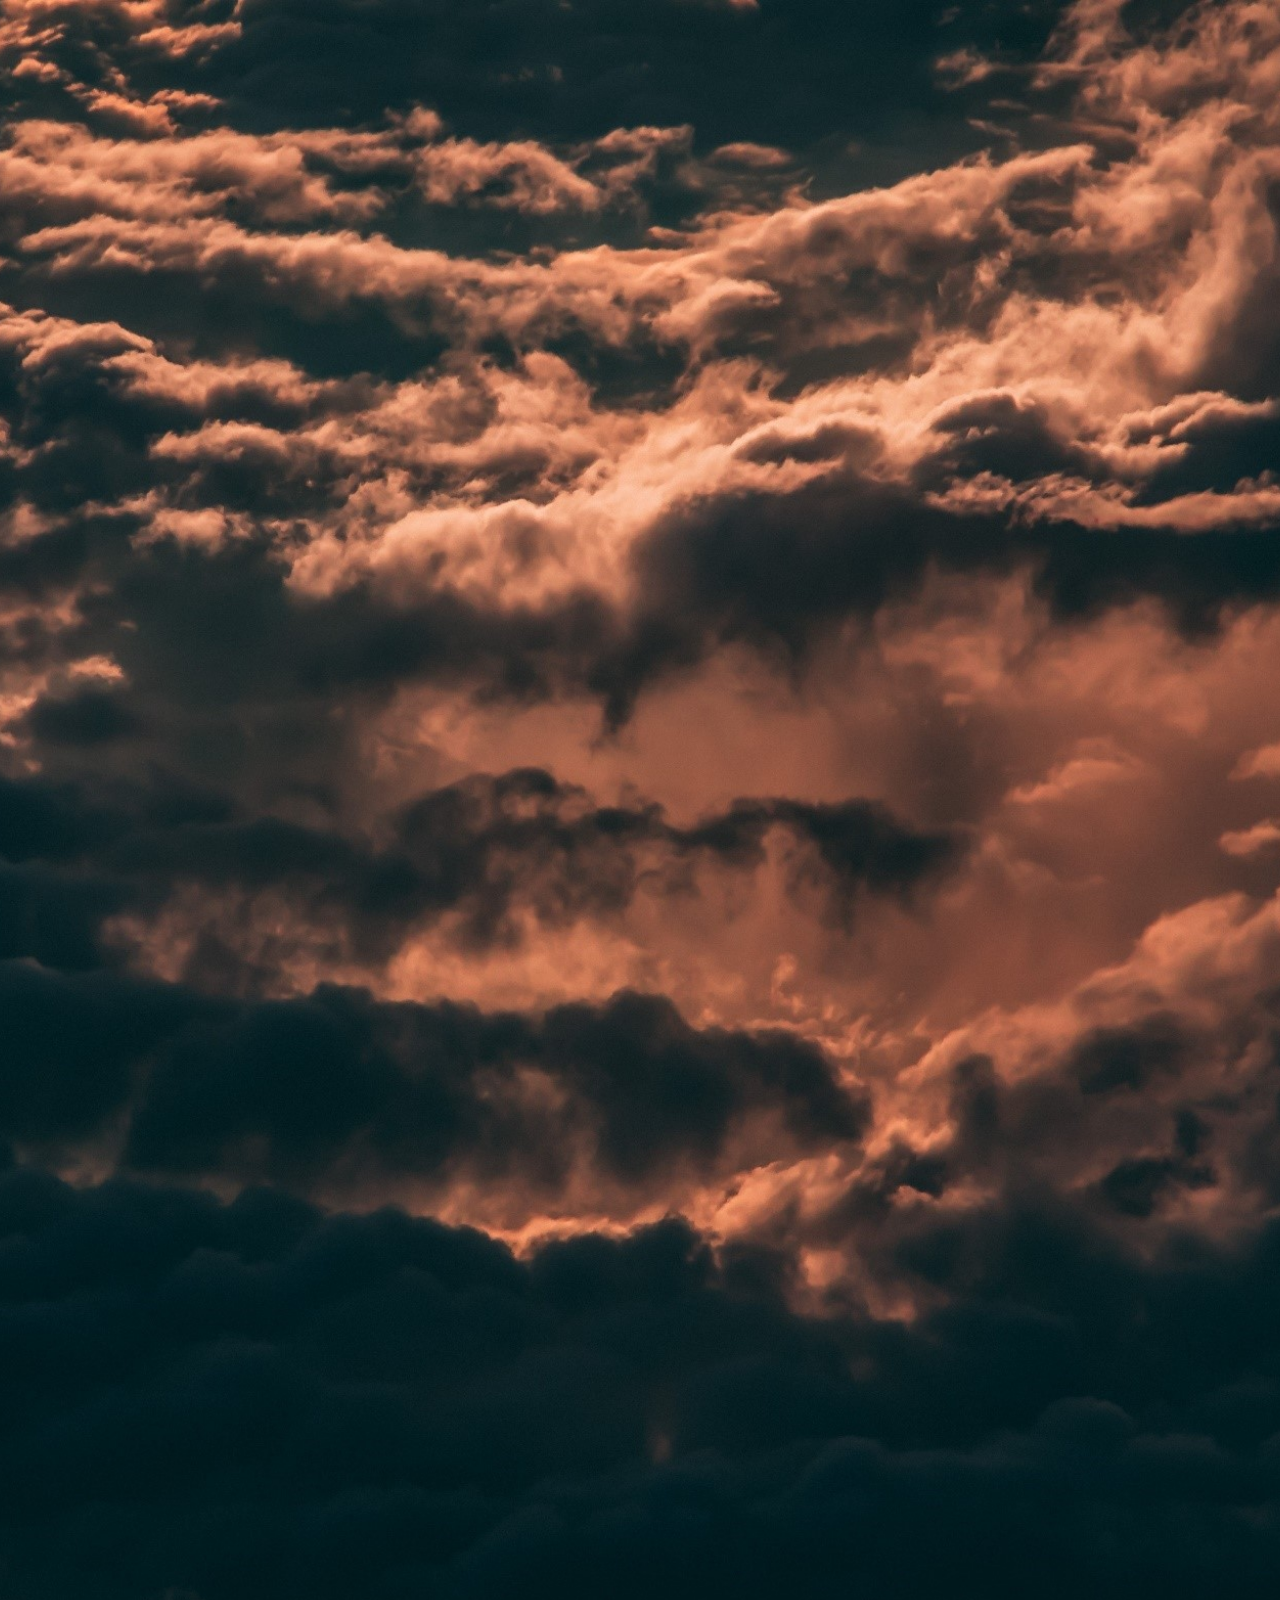
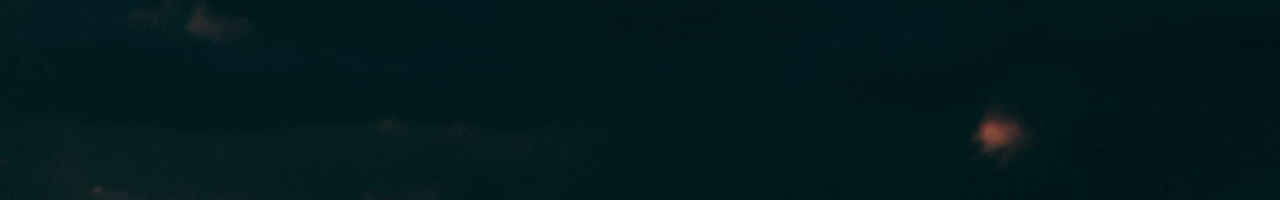
<file: index.html>
<!DOCTYPE html>
<html lang="en">
	<head>
		<meta charset="UTF-8" />
		<meta http-equiv="X-UA-Compatible" content="IE=edge" />
		<meta name="viewport" content="width=device-width, initial-scale=1.0" />
		<!-- 跳转到主页 -->
		<meta http-equiv="refresh" content="2, url=html/home.html" />
		<!-- <link rel="stylesheet" href="../css/index.css" /> -->
		<!-- <link rel="stylesheet" href="../css/body.css" /> -->
		<title>Document</title>
		<style>
			html,
			body {
				margin: 0;
				padding: 0;
				height: 200vh;
				overflow-x: hidden;
			}

			.cover {
				background-image: url('images/test.jpg');
				background-size: cover;
				background-position: 50% 50%;
				height: 200vh;
				font: 900 39rem '';
				line-height: 130vh;
				-webkit-background-clip: text;
				-webkit-text-fill-color: transparent;
				position: relative;
				text-align: center;
				overflow: hidden;
			}

			.cover::before {
				content: '';
				background-size: cover;
				background-image: inherit;
				background-position: 50% 50%;
				position: absolute;
				top: 0;
				left: 0;
				bottom: 0;
				right: 0;
				z-index: -99;
			}

			h1 {
				position: absolute;
				text-align: center;
				width: 100%;
				letter-spacing: 10px;
				color: #fff;
			}

			h2 {
				position: absolute;
				letter-spacing: 2px;
				top: 120vh;
				width: 60%;
				color: #fff;
				left: 50%;
				transform: translateX(-50%);
				padding: 30px;
				background-color: rgba(0, 0, 0, 0.3);
			}
		</style>
	</head>
	<body>
		<div class="cover"><div class="content">WELCOME</div></div>
		<script>
			const background = document.querySelector('.cover');

			document.addEventListener('scroll', () => {
				const scrollY = window.scrollY;

				if (scrollY !== 0) {
					background.style.backgroundPosition = `calc(50% + ${scrollY}px) calc(50% + ${scrollY}px)`;
				} else {
					background.style.backgroundPosition = '';
				}
			});
		</script>
	</body>
</html>
</file>
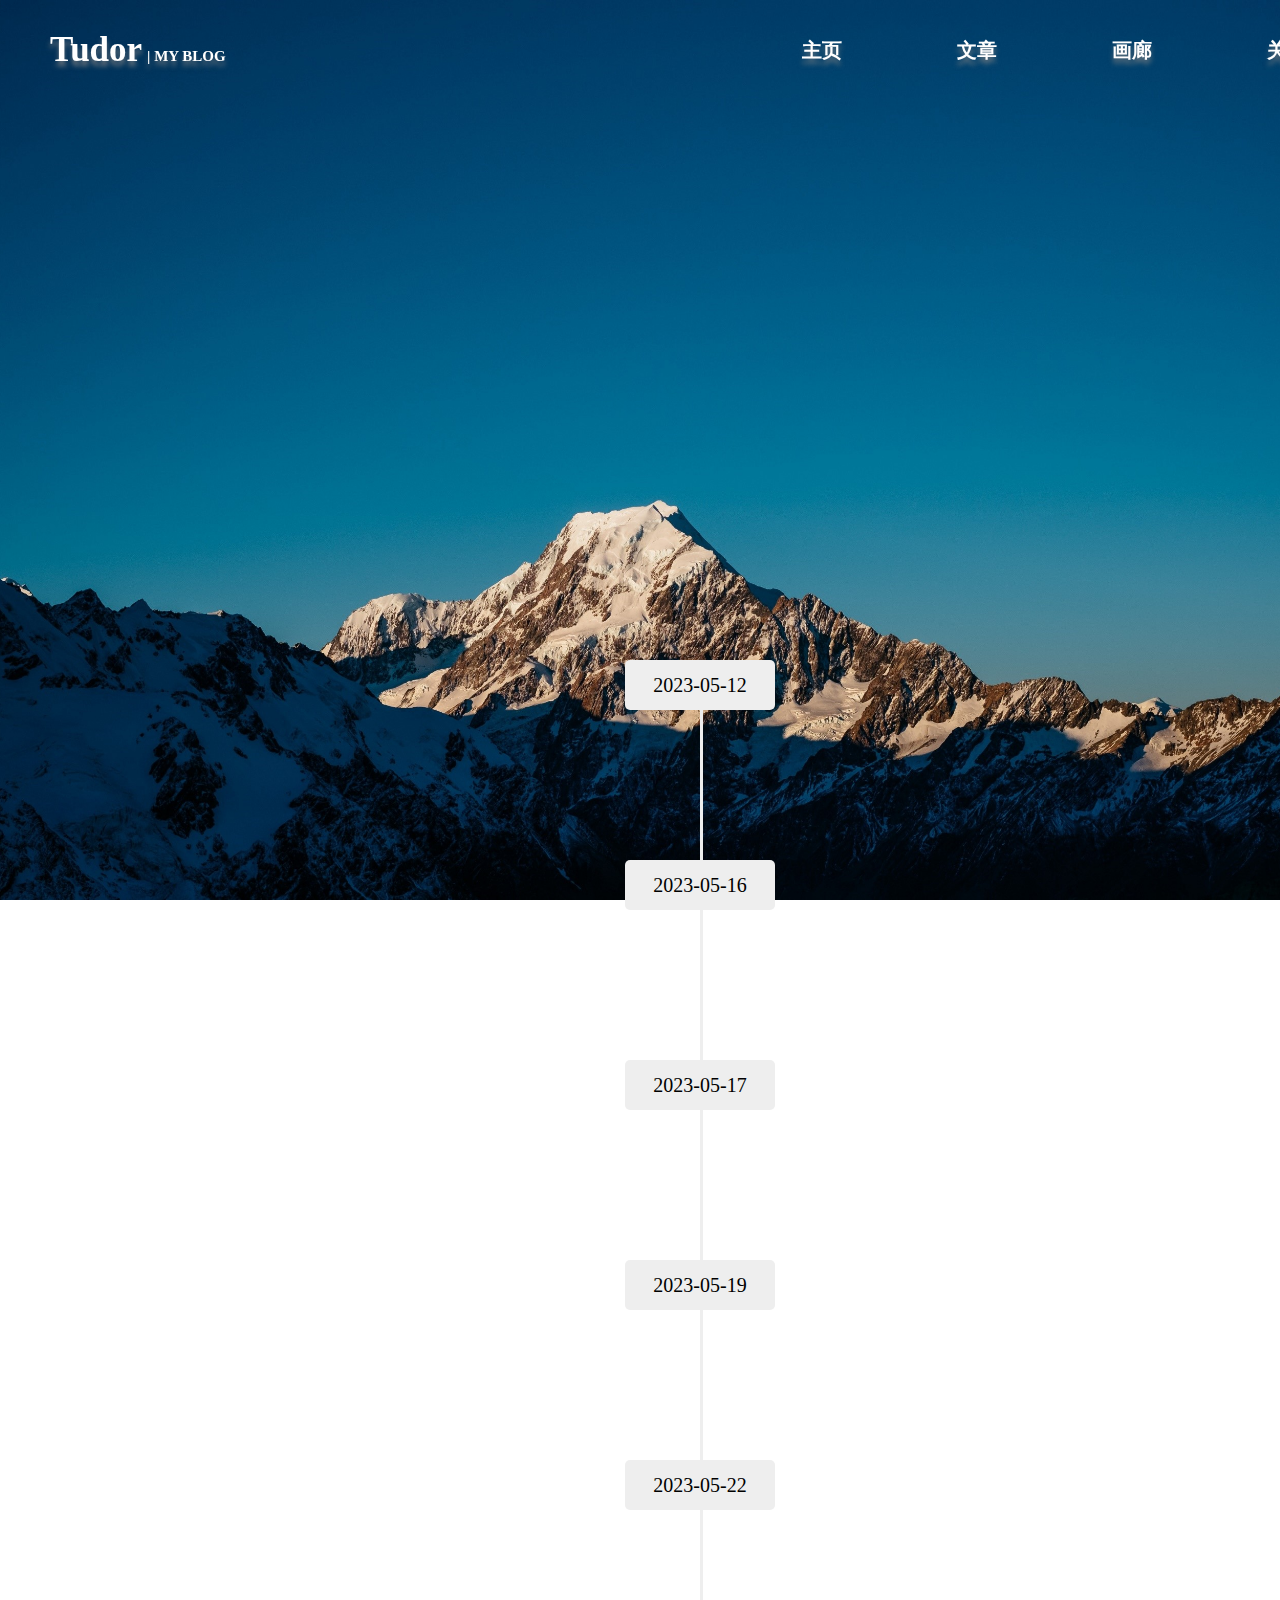
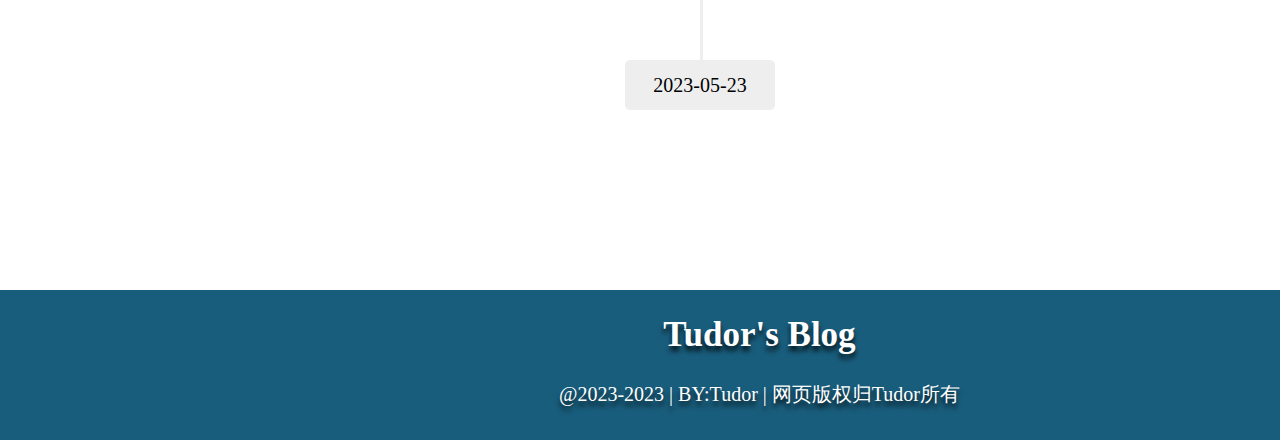
<file: html/about.html>
<!DOCTYPE html>
<html lang="en">
	<head>
		<meta charset="UTF-8" />
		<meta http-equiv="X-UA-Compatible" content="IE=edge" />
		<meta name="viewport" content="width=device-width, initial-scale=1.0" />
		<link rel="stylesheet" href="../css/nav.css" />
		<link rel="stylesheet" href="../css/body.css" />
		<link rel="stylesheet" href="../css/about.css" />
		<title>Tudor-关于</title>
	</head>
	<body>
		<!-- 导航栏区域 -->
		<div class="nav">
			<span class="symbol">Tudor</span> <span class="small">| MY BLOG</span>
			<a href="message.html">留言</a>
			<a href="about.html" class="selected">关于</a>
			<a href="gallery.html">画廊</a>
			<a href="blog.html">文章</a>
			<a href="home.html">主页</a>
			<!-- 背景滑块 -->
			<div class="backblock" style="left: 1235px"></div>
		</div>
		<!-- "关于"页面主体 -->
		<div class="all">
			<div class="about">
				<div class="presentation">
					<div class="warp">
						<h2 class="h1">欢迎访问我的博客</h2>
						<sapn class="ha"></sapn>
					</div>
					<div class="warp">
						<h2 class="h2">以下是网站的搭建过程</h2>
						<sapn class="ha"></sapn>
					</div>
				</div>
				<div class="main">
					<!-- <div class="toppole"></div> -->
					<div class="botpole"></div>
					<div class="text right"><h2>开始网页的搭建</h2></div>
					<div class="time timeright">2023-05-12</div>
				</div>
				<div class="main">
					<div class="toppole"></div>
					<div class="botpole"></div>
					<div class="text left"><h2>完成页面导航栏的制作</h2></div>
					<div class="time timeleft">2023-05-16</div>
				</div>

				<div class="main">
					<div class="toppole"></div>
					<div class="botpole"></div>
					<div class="text right"><h2>完成网页底部的制作</h2></div>
					<div class="time timeright">2023-05-17</div>
				</div>
				<div class="main">
					<div class="toppole"></div>
					<div class="botpole"></div>
					<div class="text left"><h2>完成“关于”页面主体的制作</h2></div>
					<div class="time timeleft">2023-05-19</div>
				</div>
				<div class="main">
					<div class="toppole"></div>
					<div class="botpole"></div>
					<div class="text right"><h2>完成“主页”页面主体的制作</h2></div>
					<div class="time timeleft">2023-05-22</div>
				</div>
				<div class="main">
					<div class="toppole"></div>
					<!-- <div class="botpole"></div> -->
					<div class="text left"><h2>完成“画廊”页面主体的制作</h2></div>
					<div class="time timeleft">2023-05-23</div>
				</div>
			</div>
		</div>
		<!-- 网页底部区域 -->
		<div class="bottomnav">
			<span class="symbol">Tudor's Blog</span><br />
			@2023-2023 | BY:Tudor | 网页版权归Tudor所有
		</div>
		<!-- JS外链区域 -->
		<script type="text/Javascript" src="../js/nav.js"></script>
	</body>
</html>
</file>
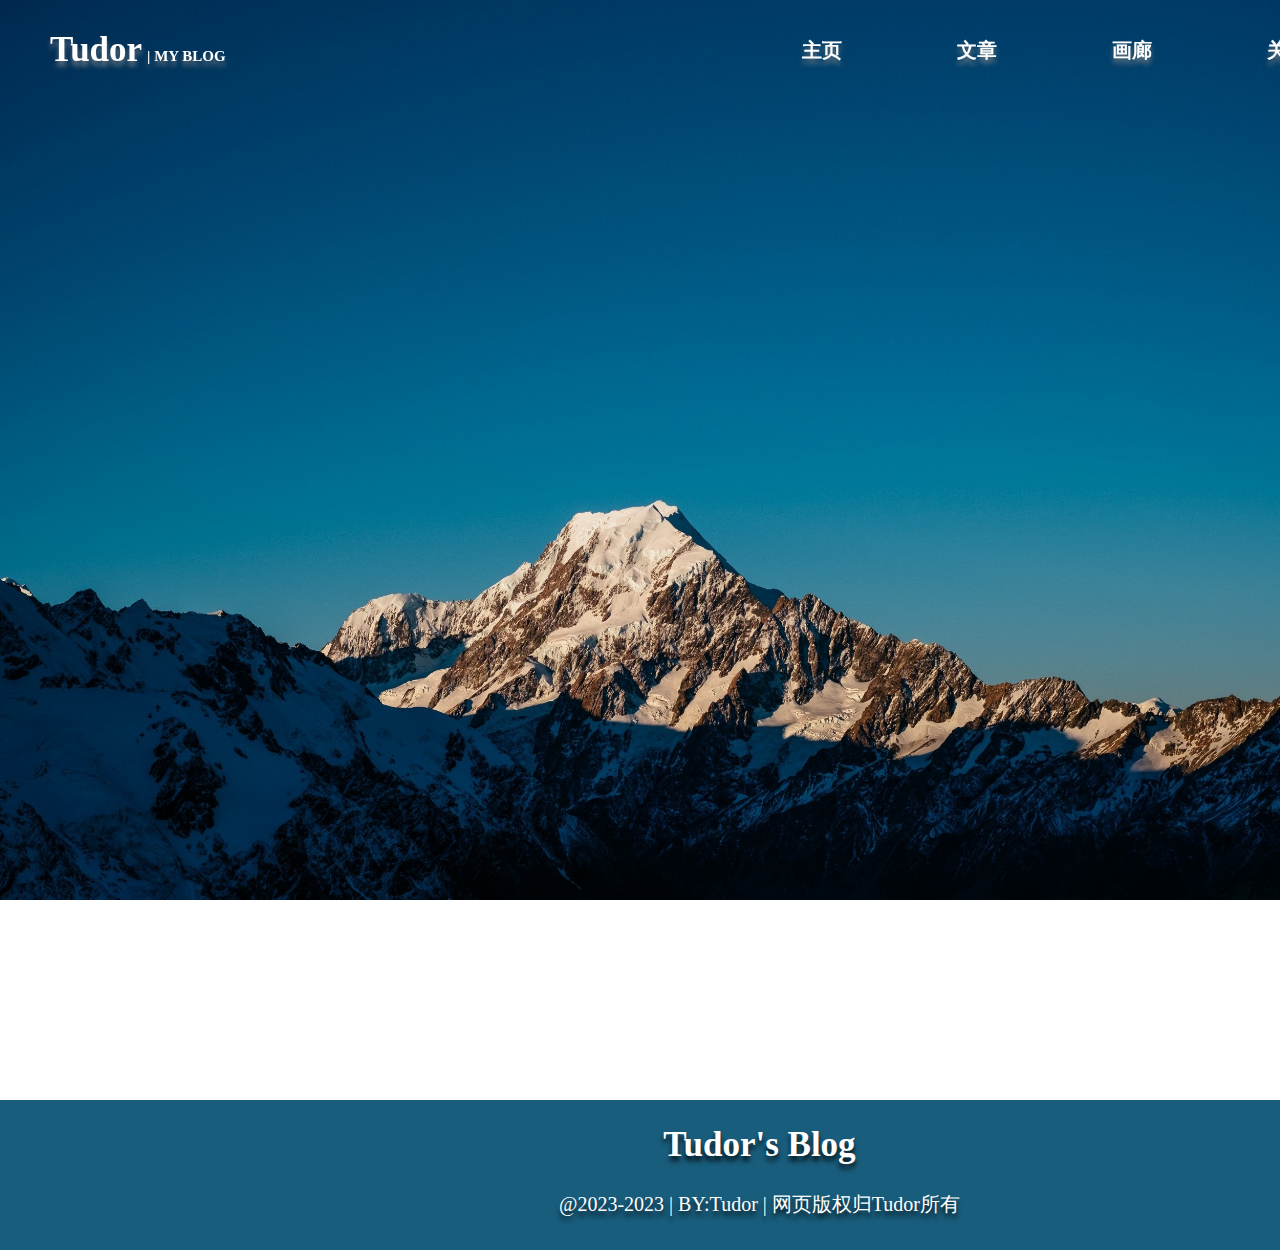
<file: html/blog.html>
<!DOCTYPE html>
<html lang="en">
	<head>
		<meta charset="UTF-8" />
		<meta http-equiv="X-UA-Compatible" content="IE=edge" />
		<meta name="viewport" content="width=device-width, initial-scale=1.0" />
		<link rel="stylesheet" href="../css/nav.css" />
		<link rel="stylesheet" href="../css/body.css" />
		<title>Tudor-文章</title>
		<style>
			.test {
				height: 1000px;
			}
		</style>
	</head>
	<body>
		<!-- 导航栏区域 -->
		<div class="nav">
			<span class="symbol">Tudor</span> <span class="small">| MY BLOG</span>
			<a href="message.html">留言</a>
			<a href="about.html">关于</a>
			<a href="gallery.html">画廊</a>
			<a href="blog.html" class="selected">文章</a>
			<a href="home.html">主页</a>
			<!-- 背景滑块 -->
			<div class="backblock" style="left: 925px"></div>
		</div>
		<!-- "文章"页面主体 -->
		<div class="test"></div>
		<!-- 网页底部区域 -->
		<div class="bottomnav">
			<span class="symbol">Tudor's Blog</span><br />
			@2023-2023 | BY:Tudor | 网页版权归Tudor所有
		</div>
		<!-- JS外链区域 -->
		<script type="text/Javascript" src="../js/nav.js"></script>
	</body>
</html>
</file>
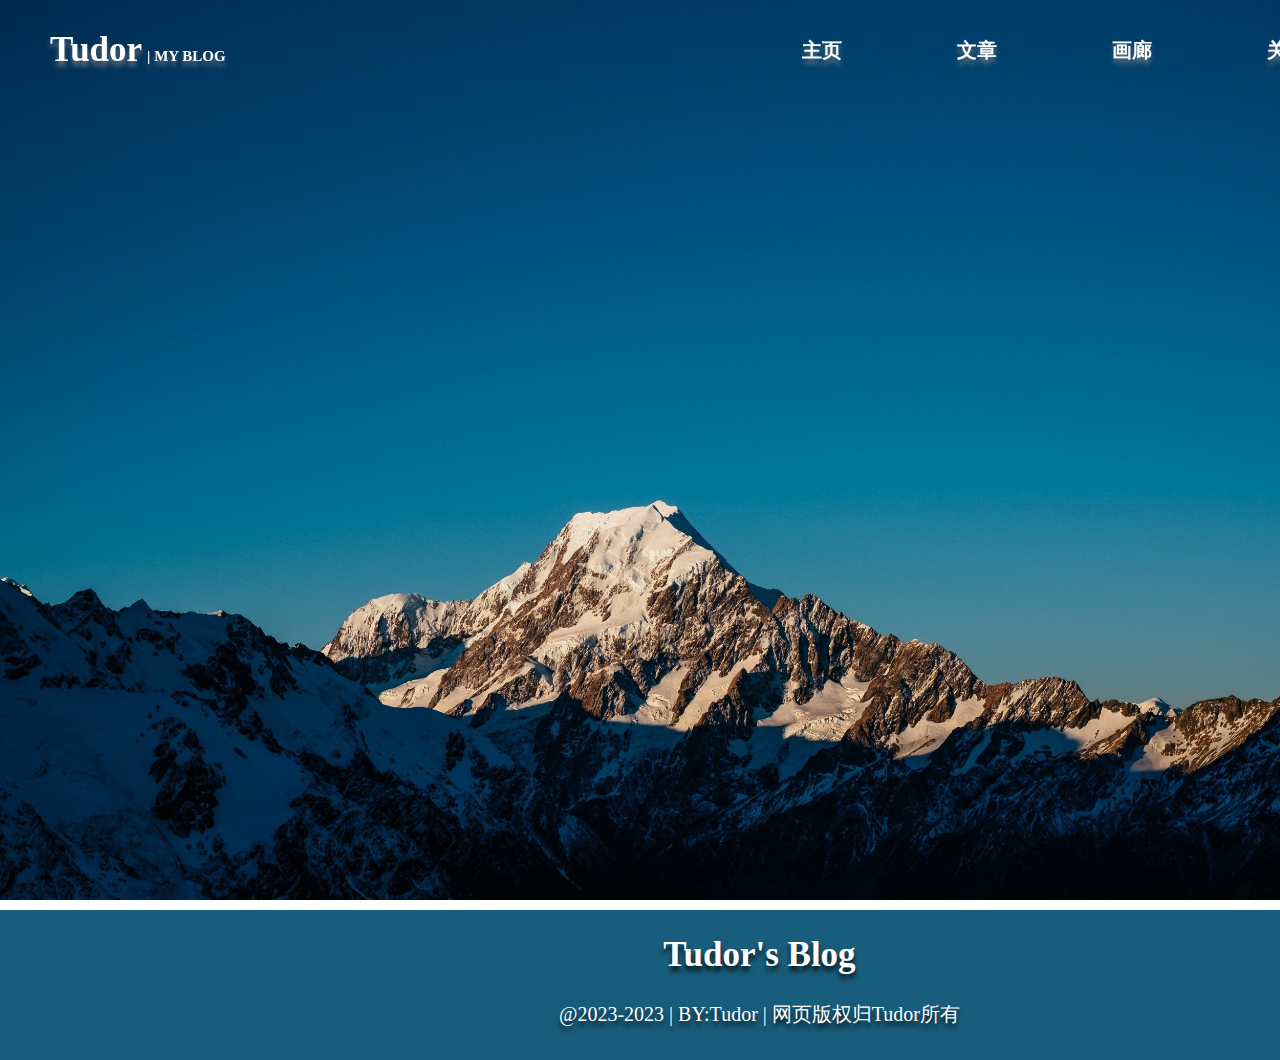
<file: html/gallery.html>
<!DOCTYPE html>
<html lang="en">
	<head>
		<meta charset="UTF-8" />
		<meta http-equiv="X-UA-Compatible" content="IE=edge" />
		<meta name="viewport" content="width=device-width, initial-scale=1.0" />
		<link rel="stylesheet" href="../css/nav.css" />
		<link rel="stylesheet" href="../css/body.css" />
		<link rel="stylesheet" href="../css/gallery.css" />
		<title>Tudor-画廊</title>
	</head>
	<body>
		<!-- 导航栏区域 -->
		<div class="nav">
			<span class="symbol">Tudor</span> <span class="small">| MY BLOG</span>
			<a href="message.html">留言</a>
			<a href="about.html">关于</a>
			<a href="gallery.html" class="selected">画廊</a>
			<a href="blog.html">文章</a>
			<a href="home.html">主页</a>
			<!-- 背景滑块 -->
			<div class="backblock" style="left: 1080px"></div>
		</div>
		<!-- "画廊"页面主体 -->
		<div class="gallery">
			<div class="shell">
				<div class="box hoverbox">
					<img src="../images/g1.png" class="hoverimg" />
				</div>
				<div class="box">
					<img src="../images/g2.jpg" />
				</div>
				<div class="box">
					<img src="../images/g3.jpg" />
				</div>
				<div class="box">
					<img src="../images/g4.jpg" />
				</div>
				<div class="box">
					<img src="../images/g5.jpg" />
				</div>
			</div>
		</div>
		<!-- 网页底部区域 -->
		<div class="bottomnav">
			<span class="symbol">Tudor's Blog</span><br />
			@2023-2023 | BY:Tudor | 网页版权归Tudor所有
		</div>
		<!-- JS外链区域 -->
		<script type="text/Javascript" src="../js/nav.js"></script>
		<script type="text/Javascript" src="../js/gallery.js"></script>
	</body>
</html>
</file>
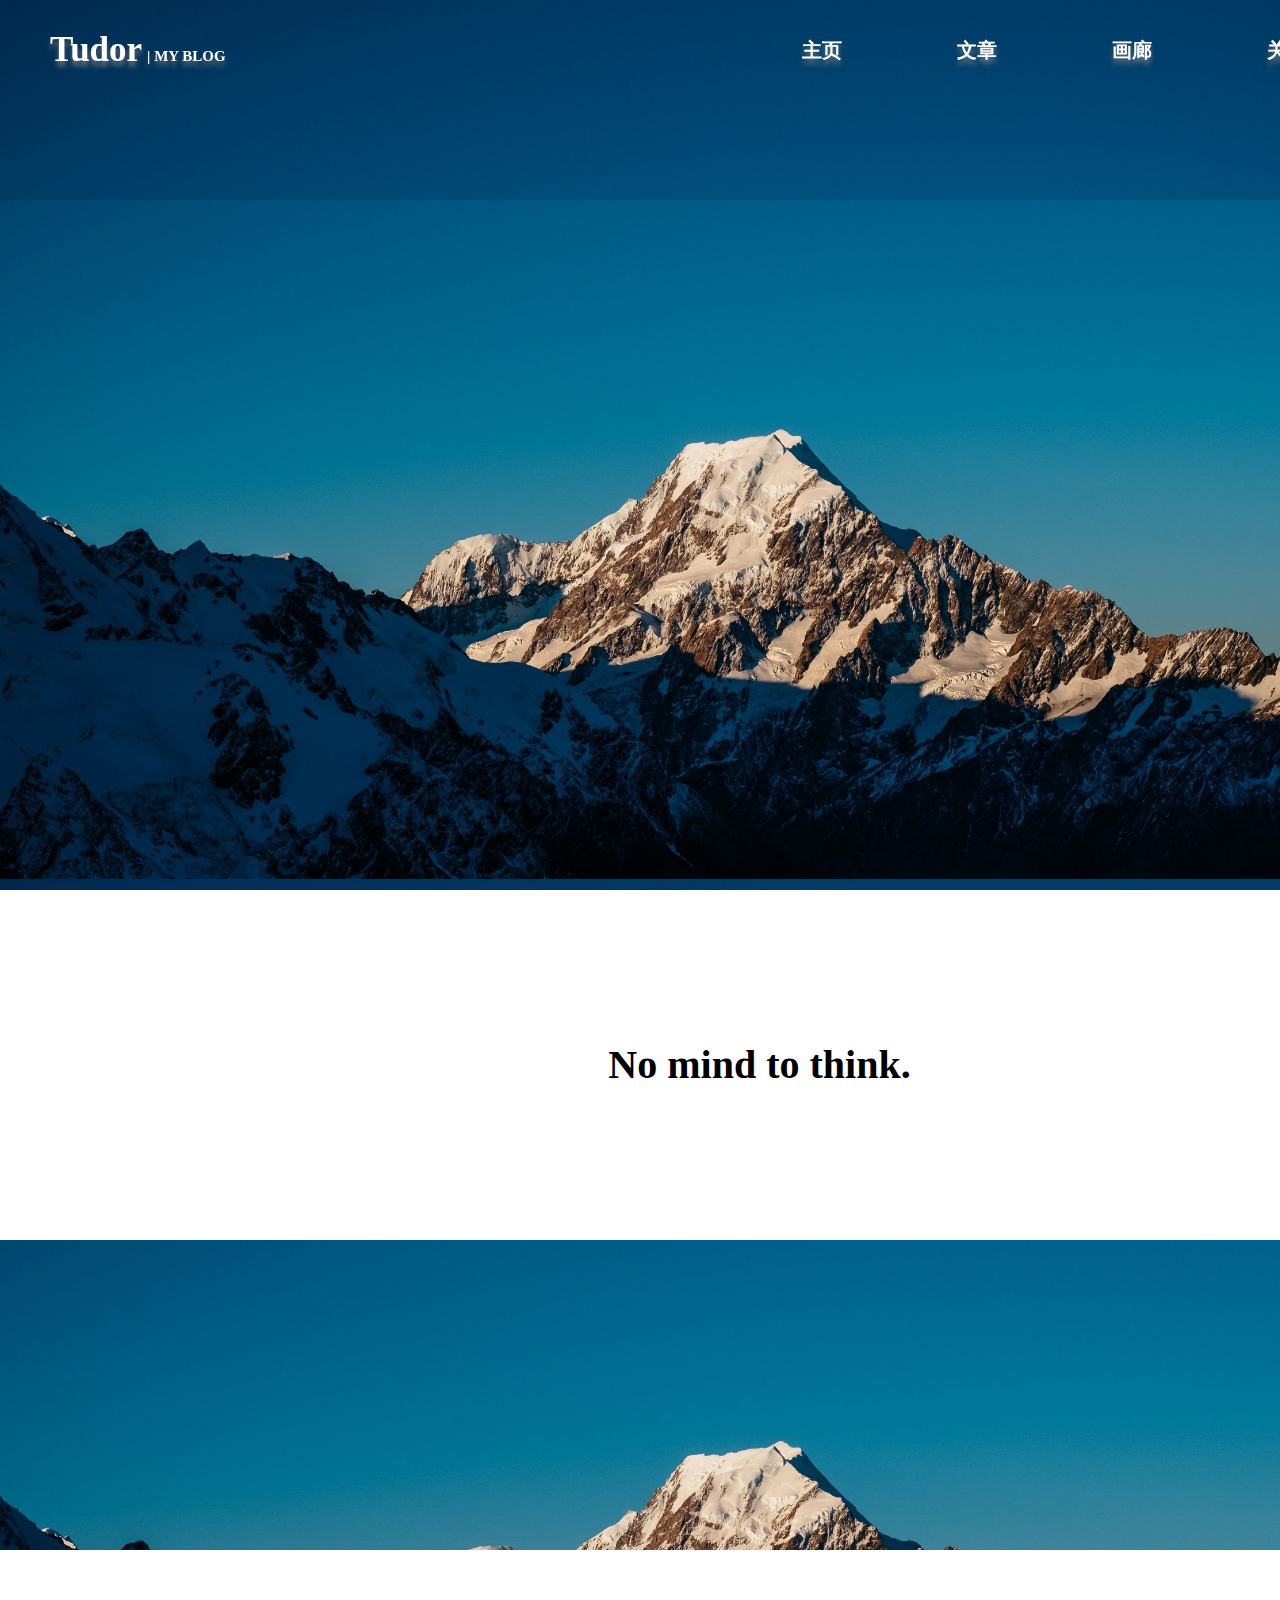
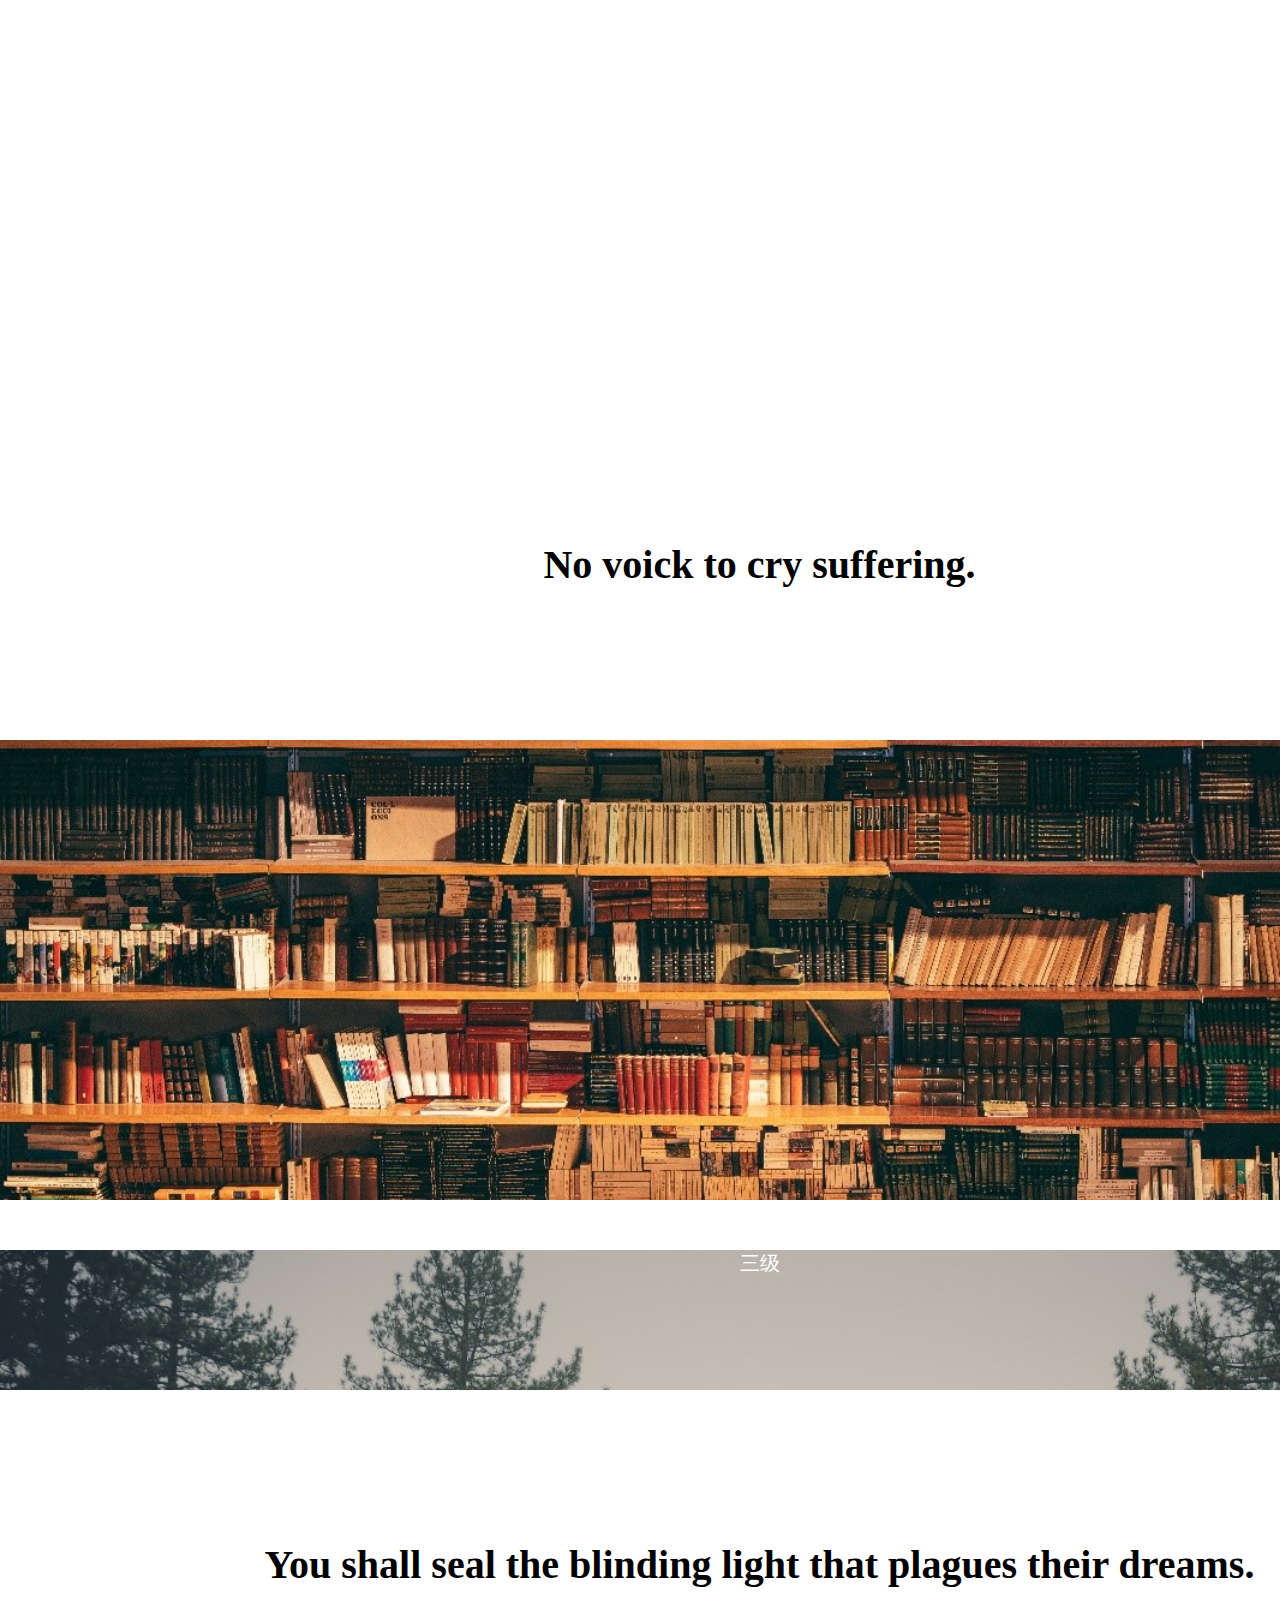
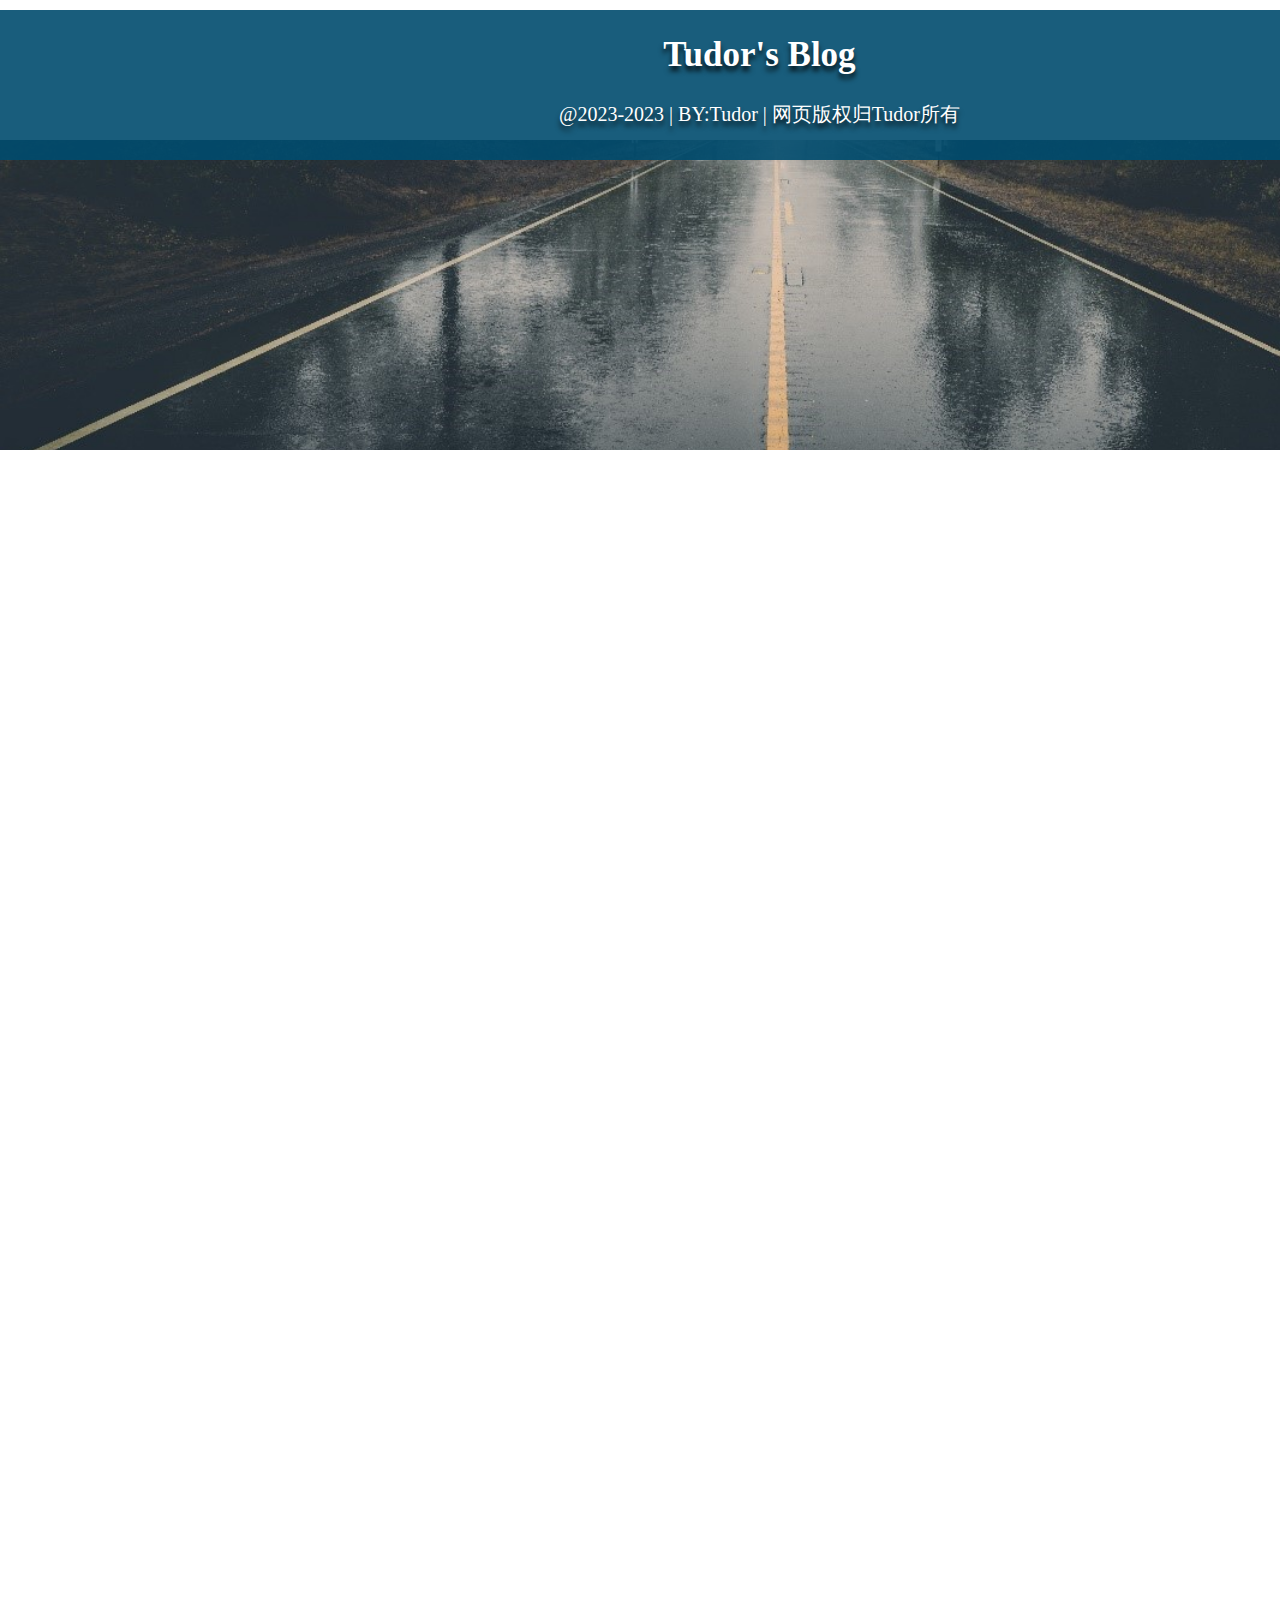
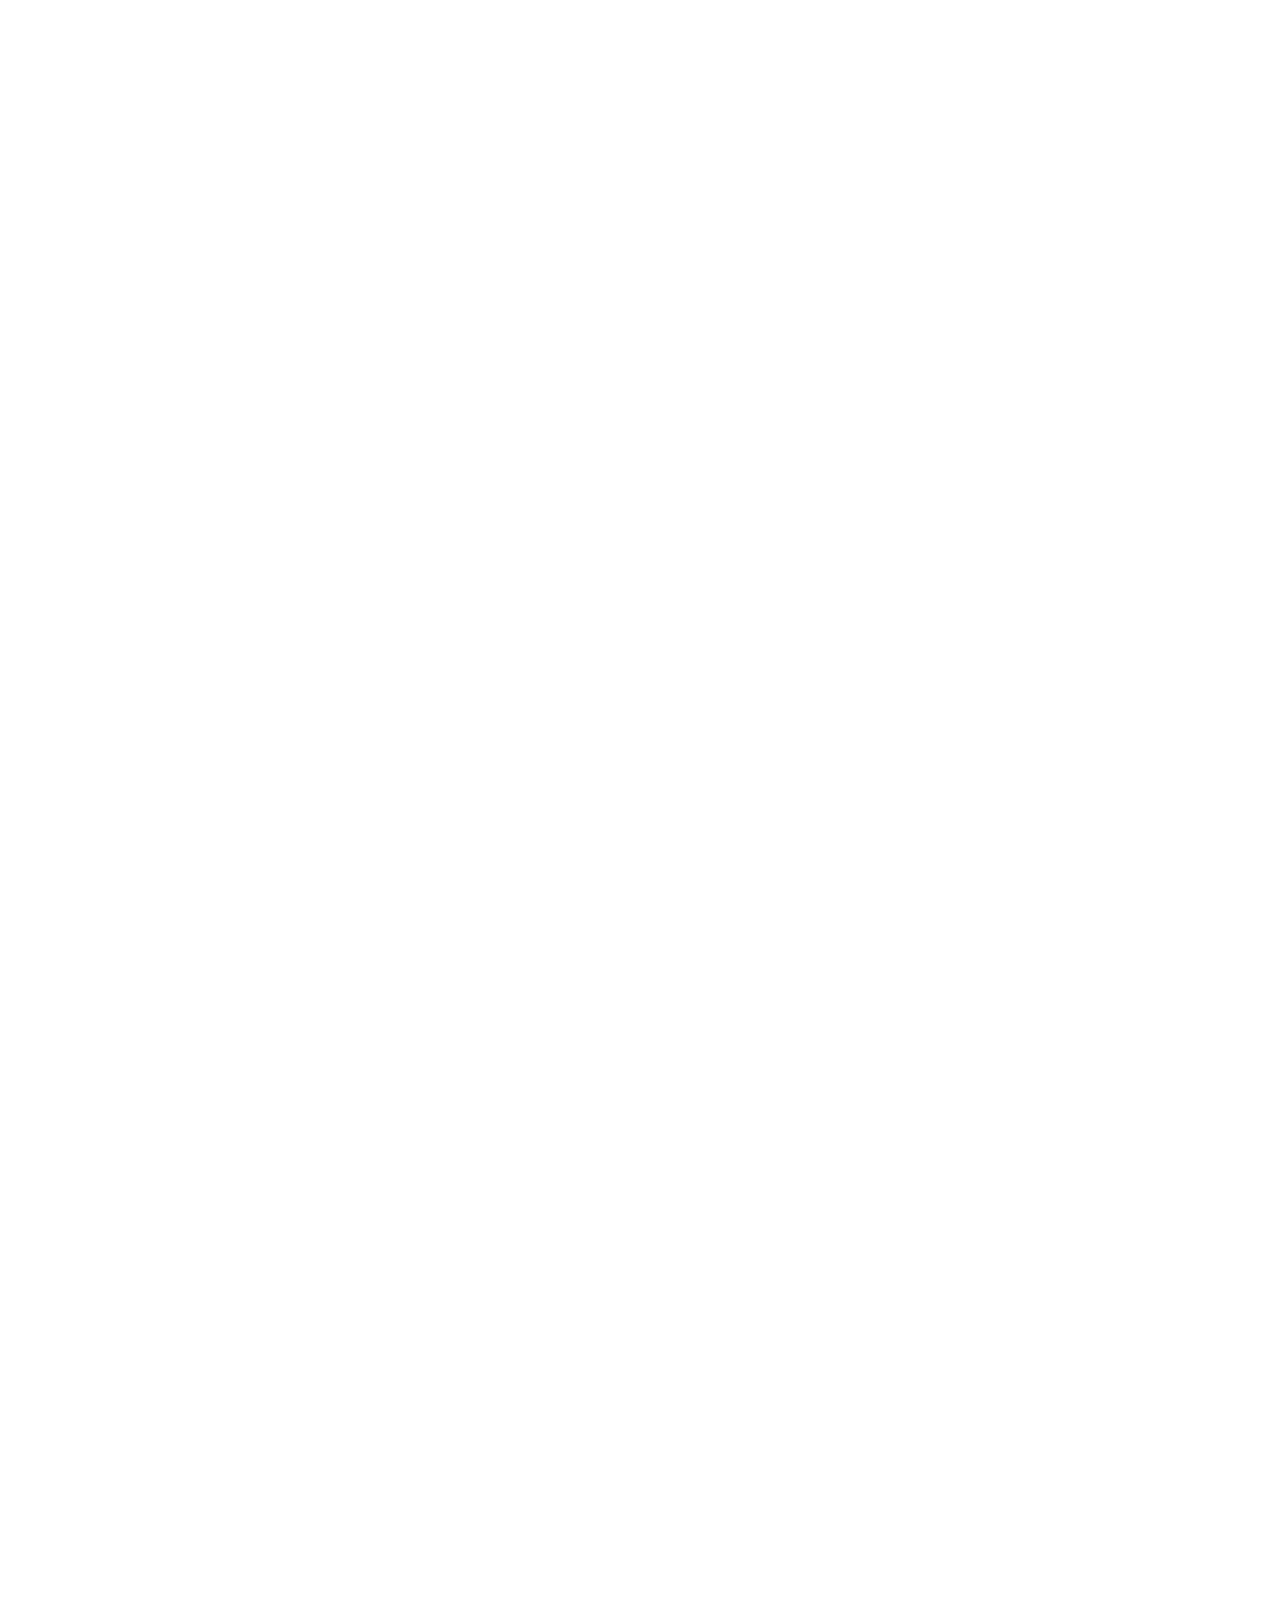
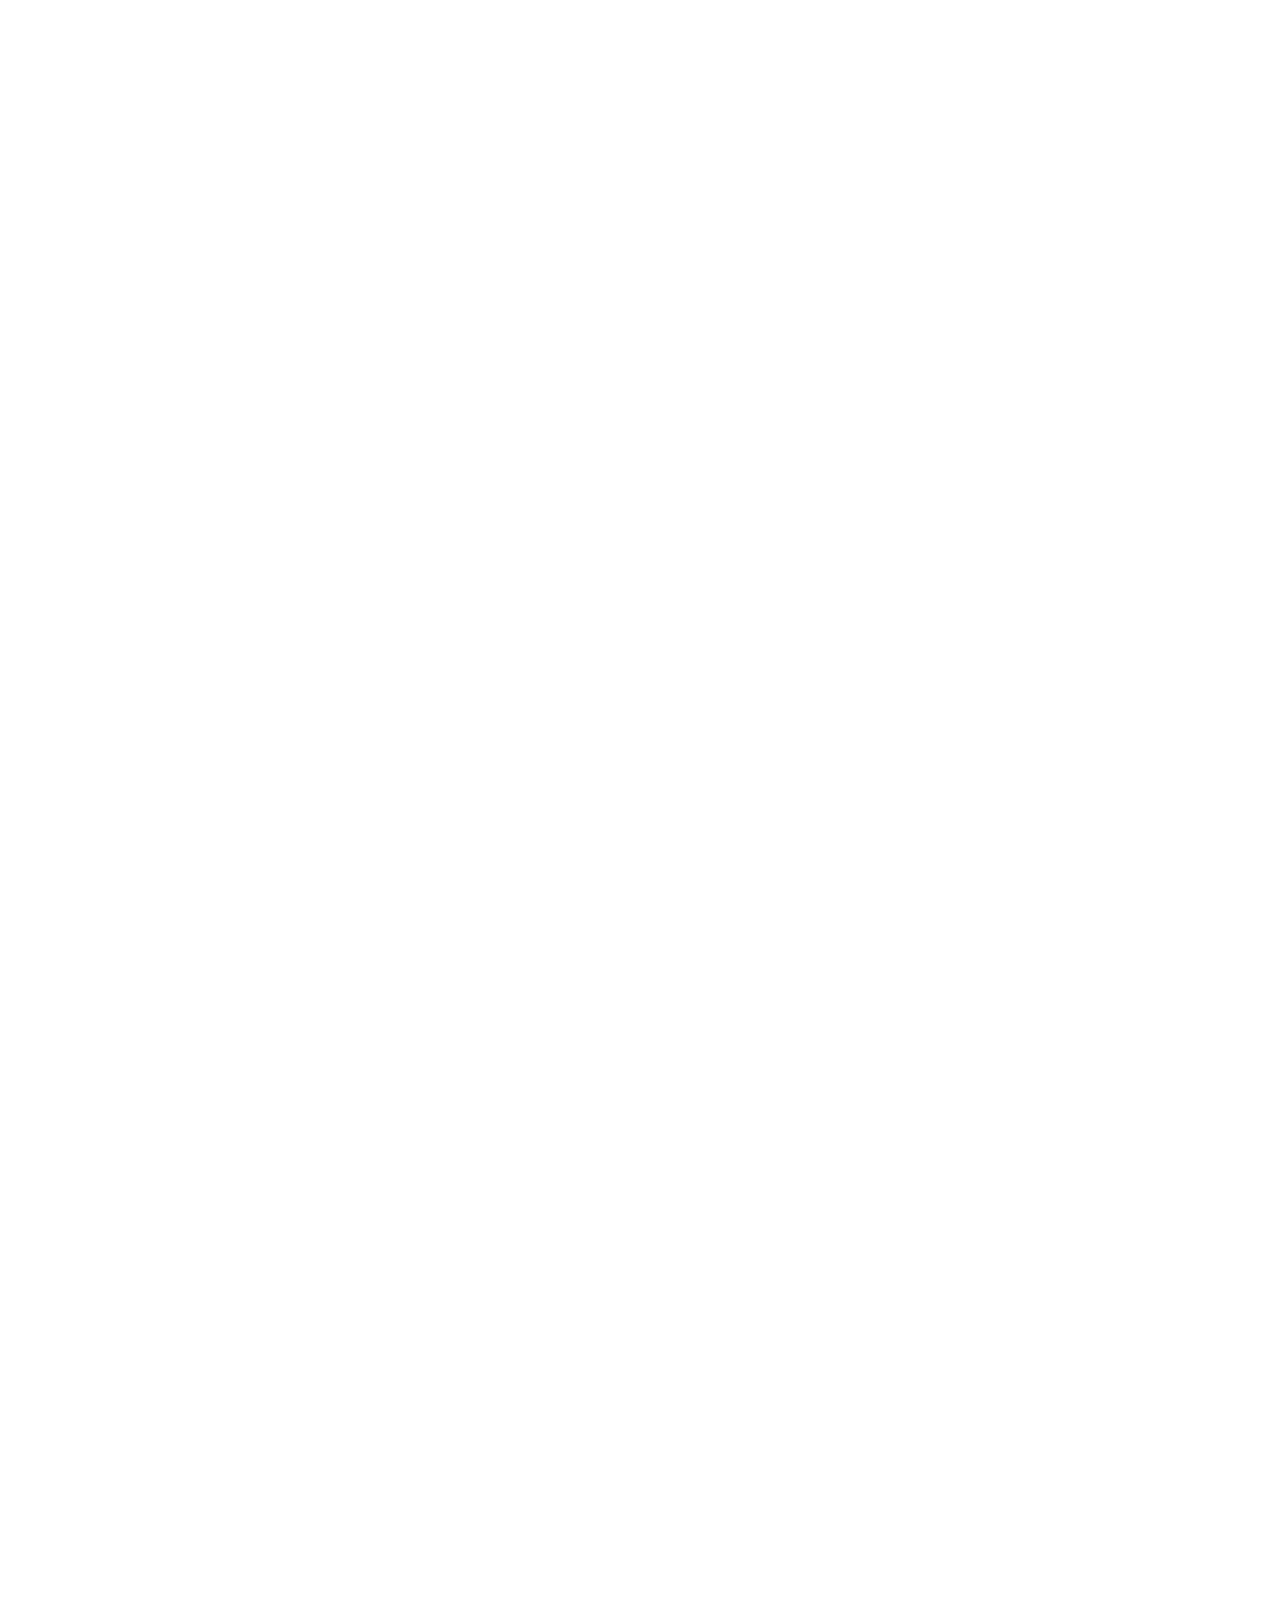
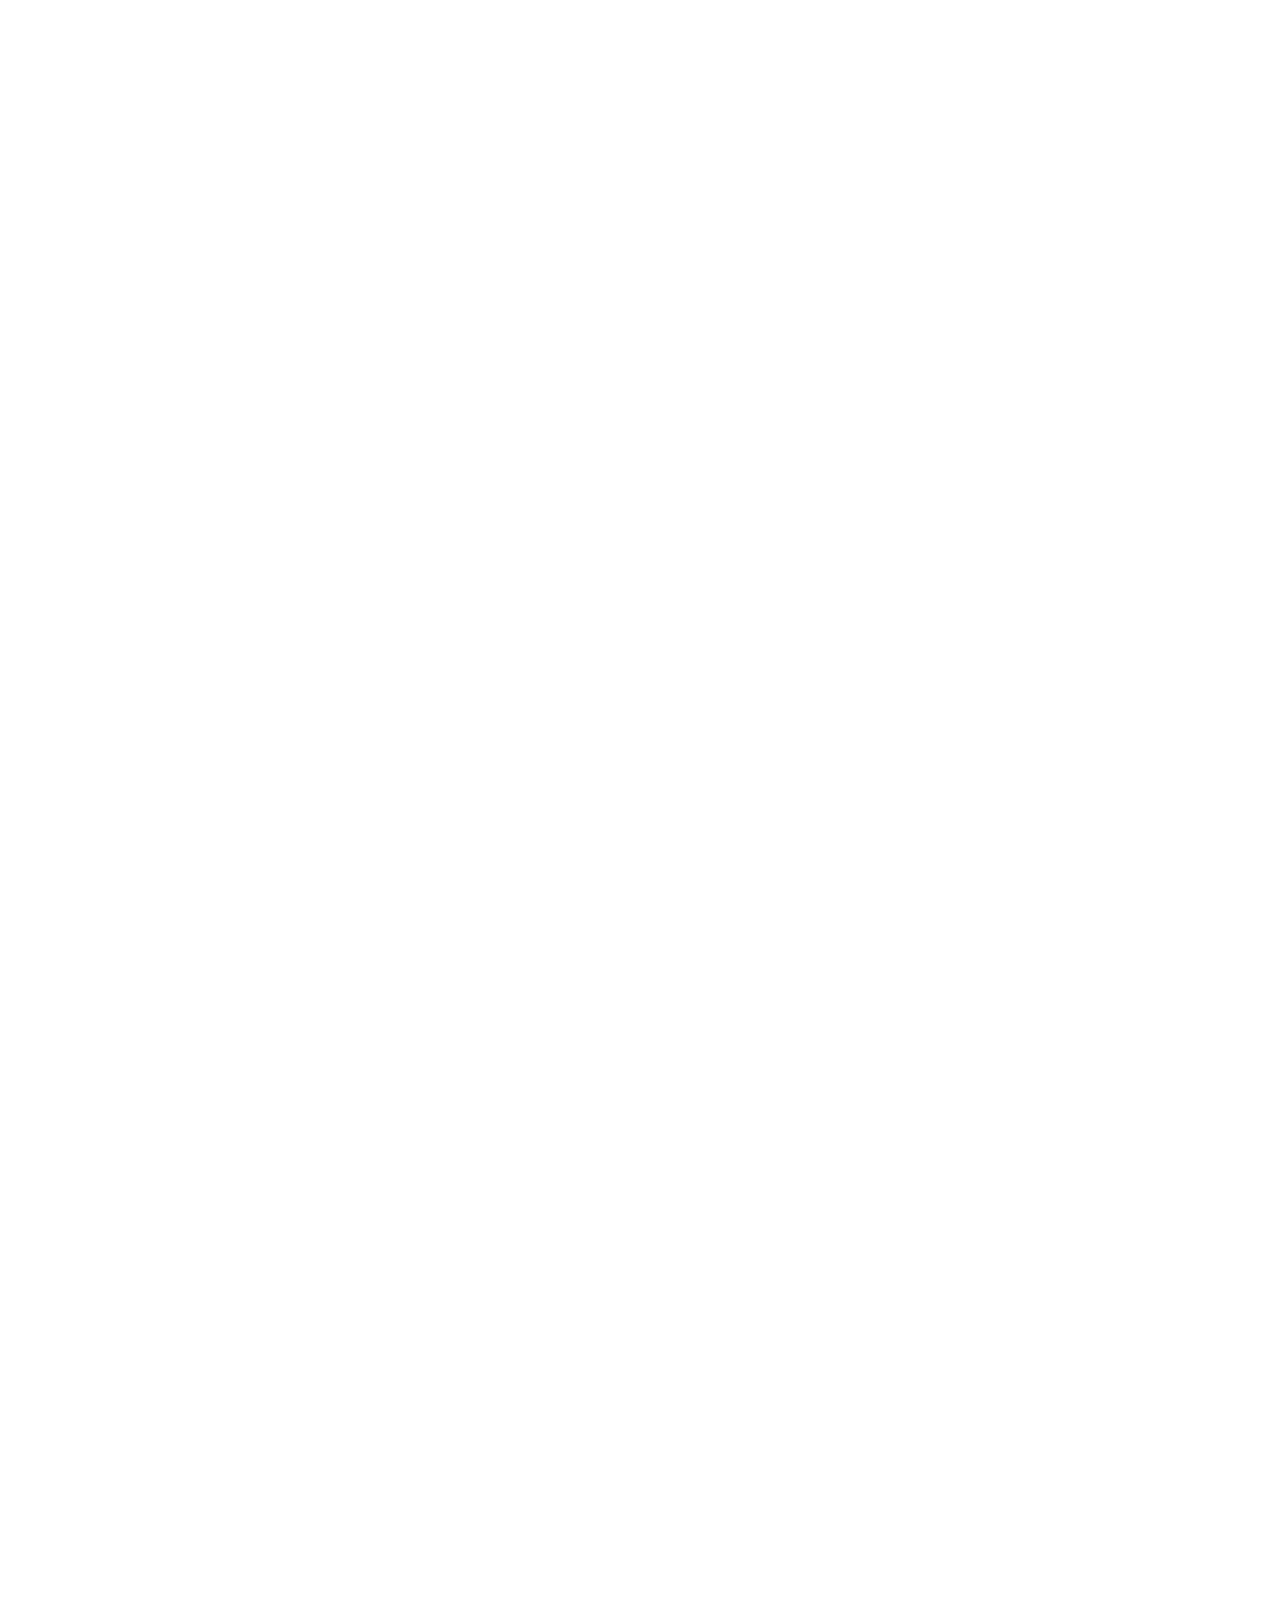
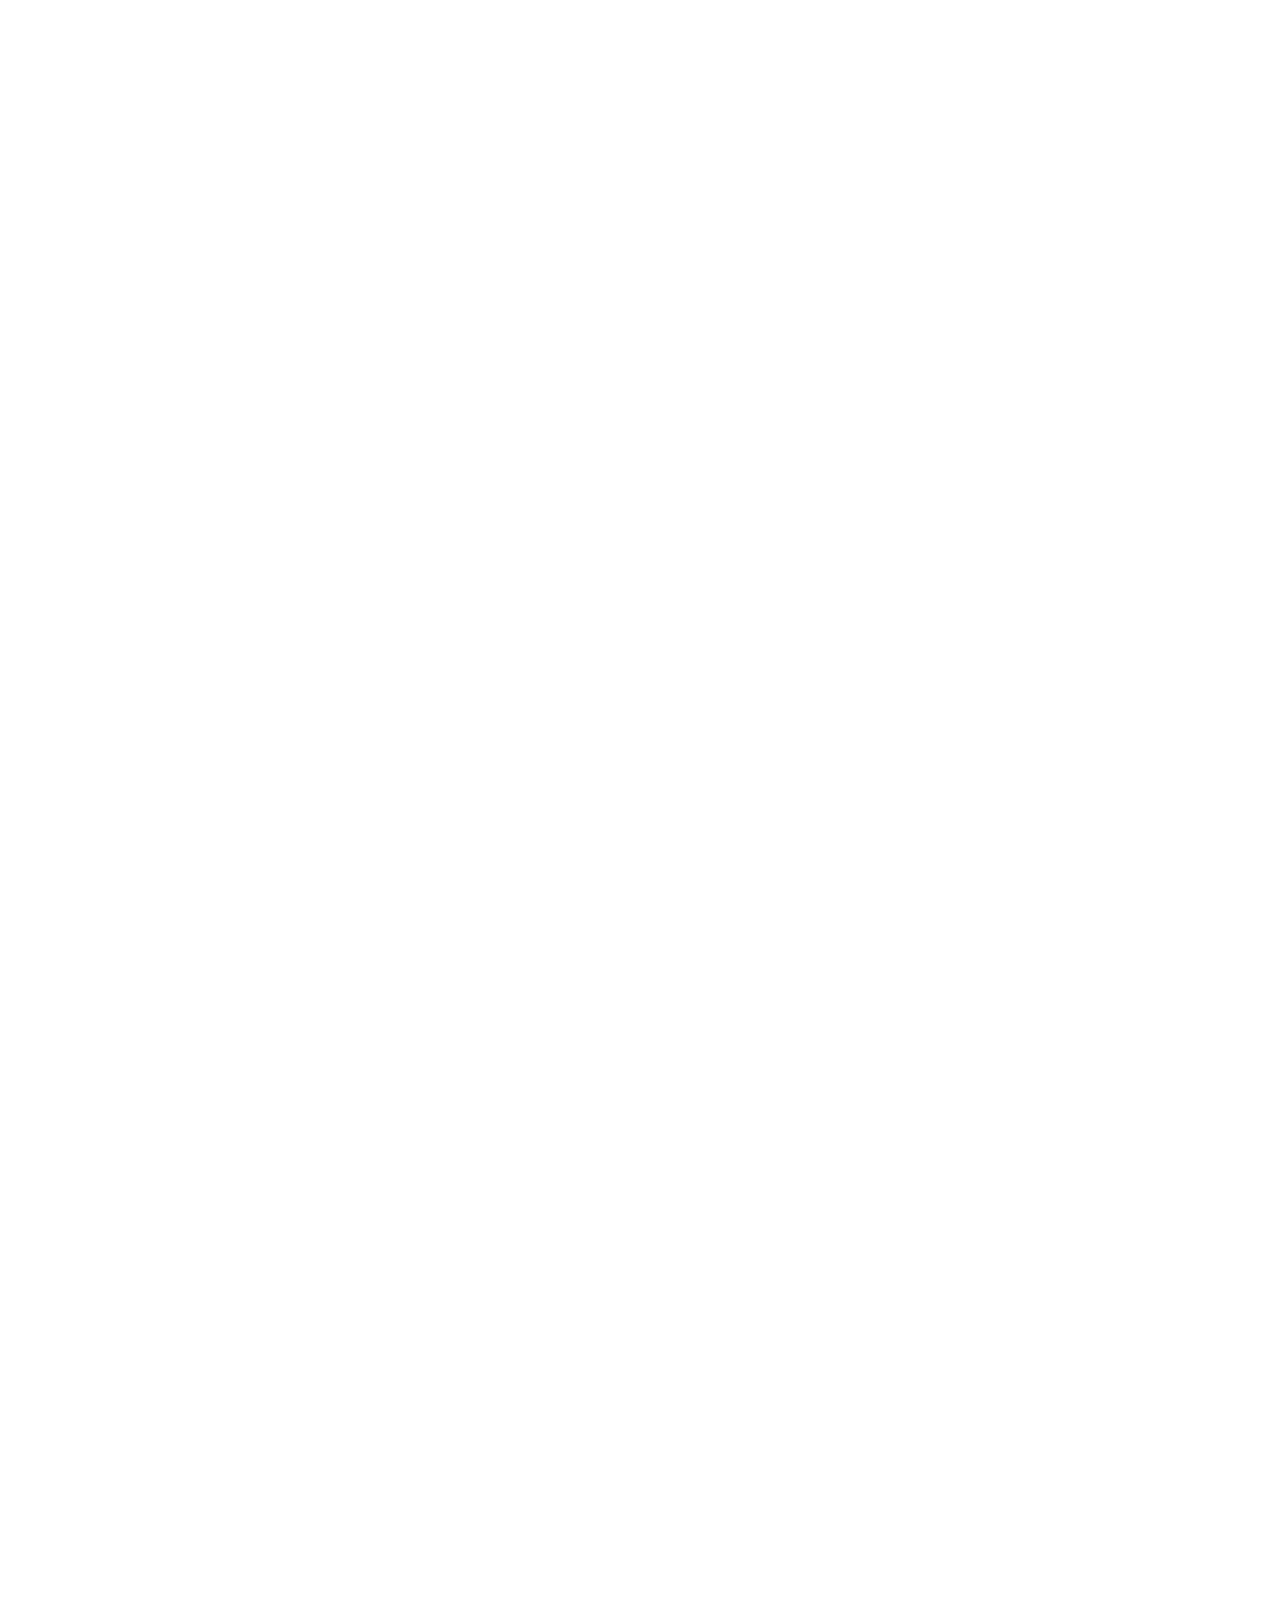
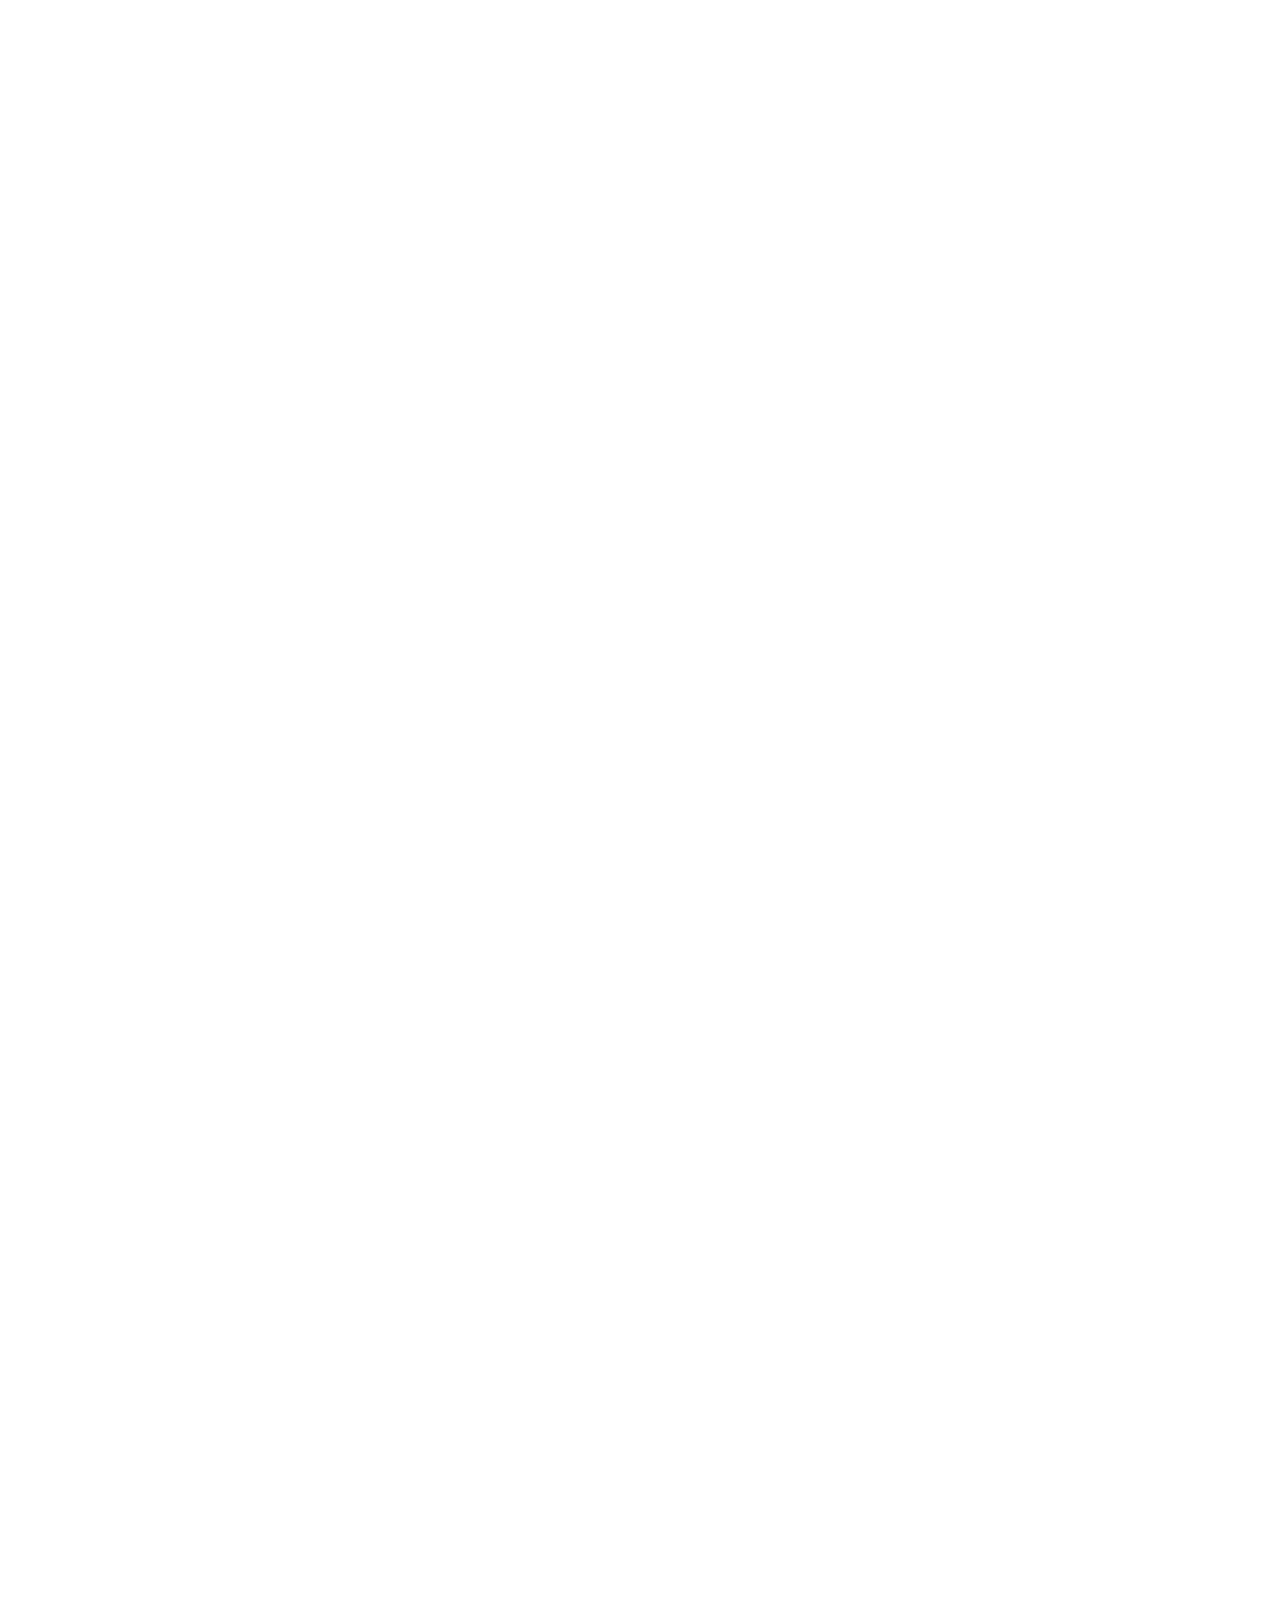
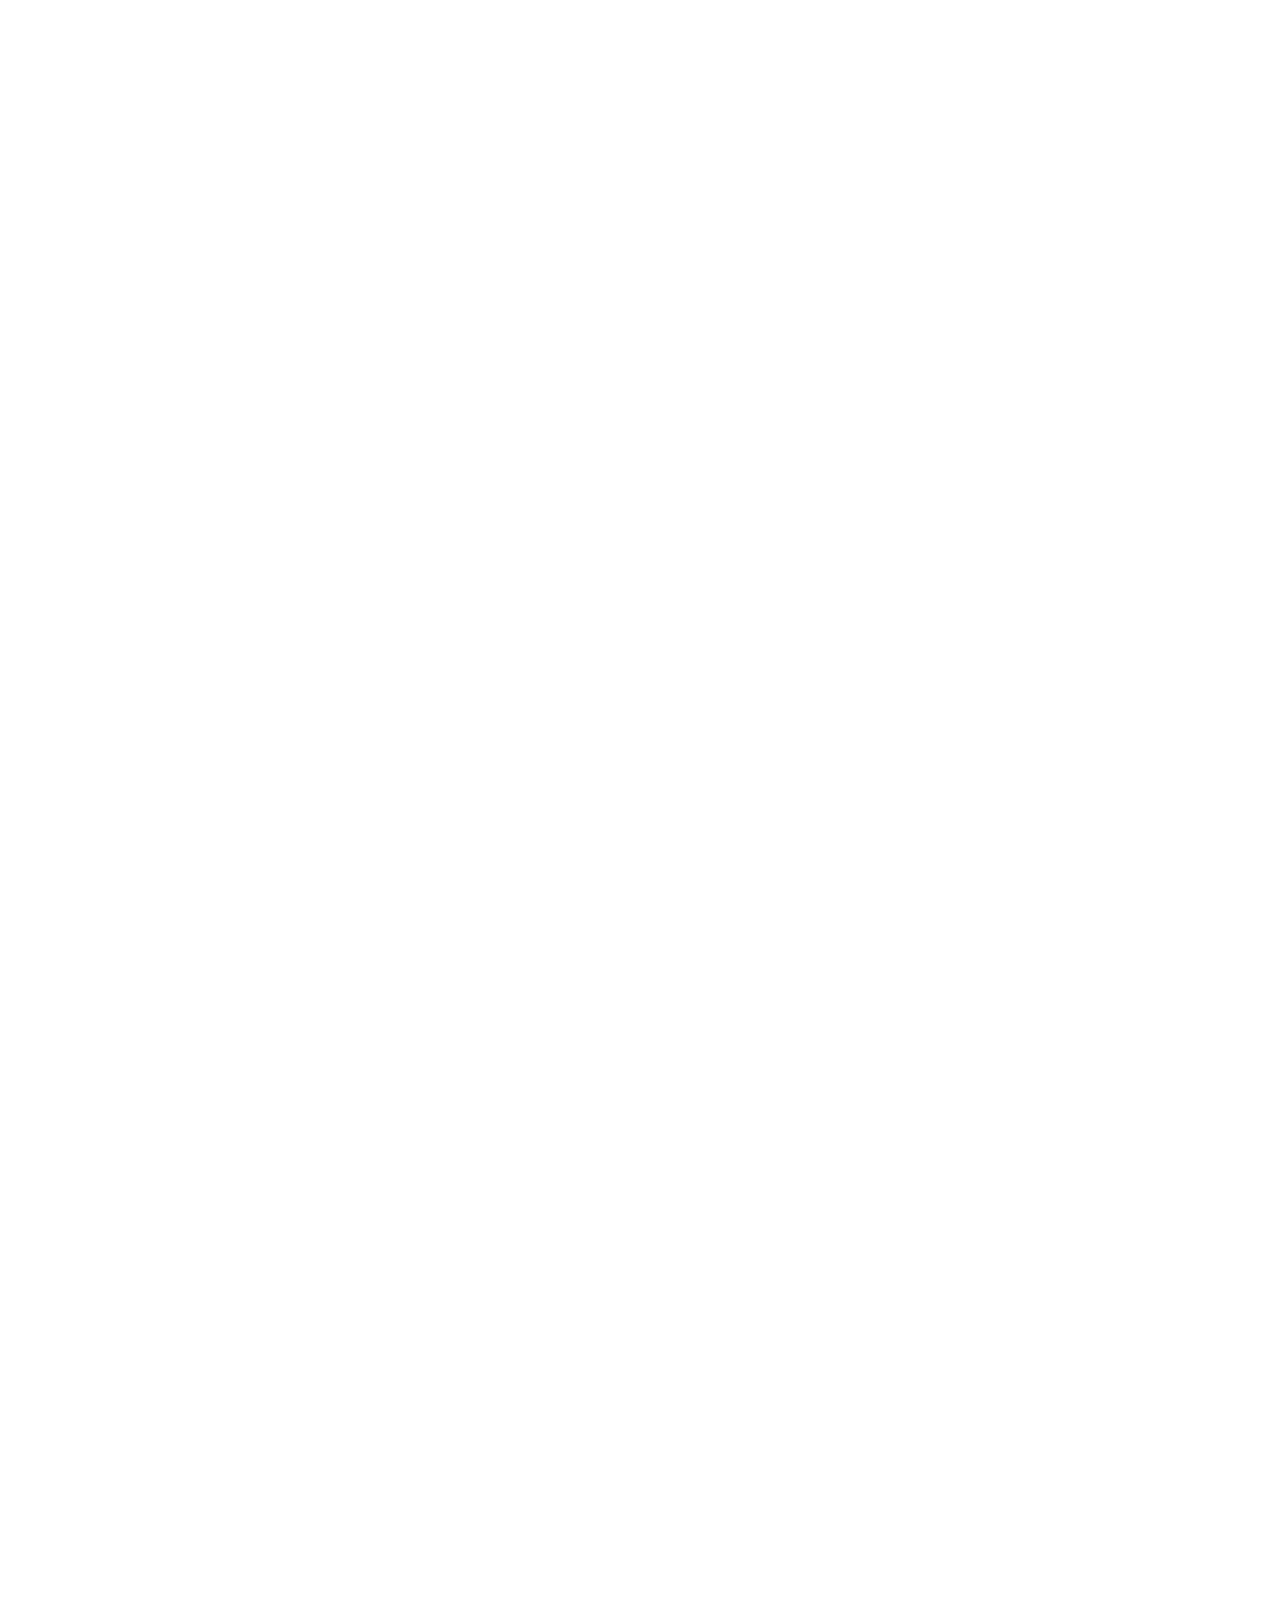
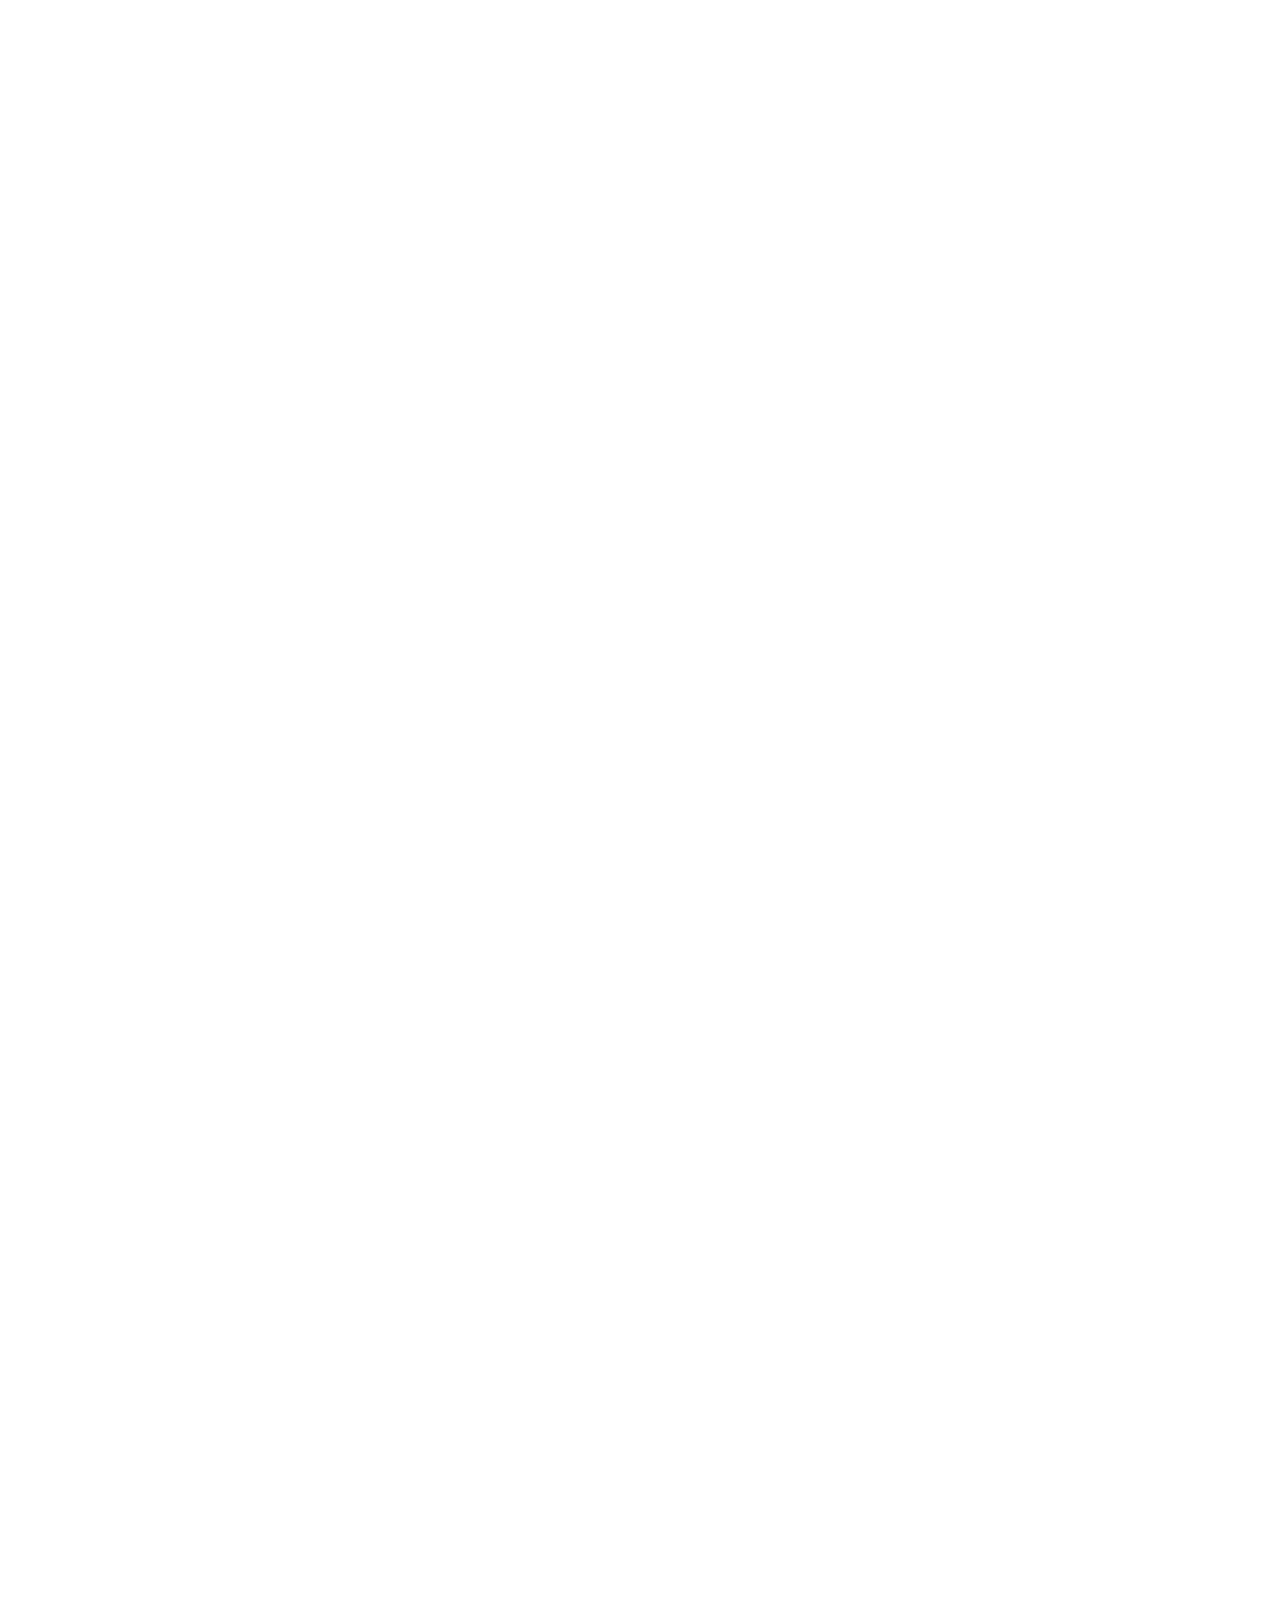
<file: html/home.html>
<!DOCTYPE html>
<html lang="en">
	<head>
		<meta charset="UTF-8" />
		<meta http-equiv="X-UA-Compatible" content="IE=edge" />
		<meta name="viewport" content="width=device-width, initial-scale=1.0" />
		<link rel="stylesheet" href="../css/nav.css" />
		<link rel="stylesheet" href="../css/body.css" />
		<link rel="stylesheet" href="../css/home.css" />
		<title>Tudor-主页</title>
	</head>
	<body>
		<!-- 导航栏区域 -->
		<div class="nav">
			<span class="symbol">Tudor</span> <span class="small">| MY BLOG</span>
			<a href="message.html">留言</a>
			<a href="about.html">关于</a>
			<a href="gallery.html">画廊</a>
			<a href="blog.html">文章</a>
			<a href="home.html" class="selected">主页</a>
			<!-- 背景滑块 -->
			<div class="backblock" style="left: 770px"></div>
		</div>
		<!-- "主页面"主体 -->
		<h1 class="tittle">All tragedy erased.</h1>
		<h1 class="tittle2">I see only wonders.</h1>
		<div class="cover"><span>TUDOR</span></div>

		<div class="test"></div>

		<div class="article section1"></div>
		<div class="article section2">三级</div>
		<div class="article section3">三级</div>
		<h1 class="h1 h">No will to break.</h1>
		<h1 class="h2 h">Born of God and Void.</h1>
		<h1 class="h3 h">You are the Vessel.<br />You are the Hollow Knight.</h1>
		<div class="d d1">No mind to think.</div>
		<div class="d d2">No voick to cry suffering.</div>
		<div class="d d3">You shall seal the blinding light that plagues their dreams.</div>

		<!-- 网页底部区域 -->
		<div class="bottomnav">
			<span class="symbol">Tudor's Blog</span><br />
			@2023-2023 | BY:Tudor | 网页版权归Tudor所有
		</div>
		<!-- JS外链区域 -->
		<script type="text/Javascript" src="../js/nav.js"></script>
		<script type="text/Javascript" src="../js/home.js"></script>
	</body>
</html>
</file>
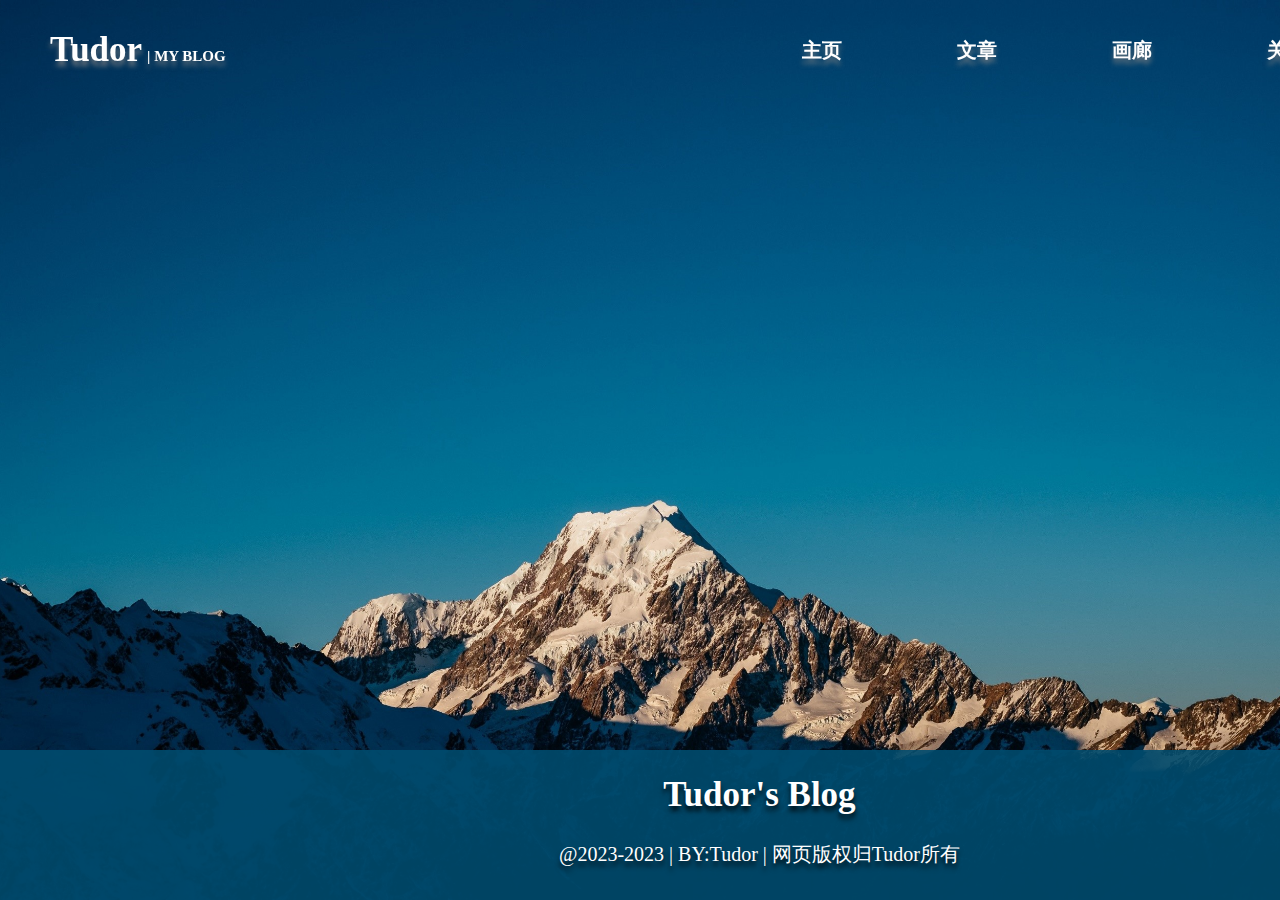
<file: html/message.html>
<!DOCTYPE html>
<html lang="en">
	<head>
		<meta charset="UTF-8" />
		<meta http-equiv="X-UA-Compatible" content="IE=edge" />
		<meta name="viewport" content="width=device-width, initial-scale=1.0" />
		<link rel="stylesheet" href="../css/nav.css" />
		<link rel="stylesheet" href="../css/body.css" />
		<title>Tudor-留言</title>
	</head>
	<style>
		.message {
			width: 1200px;
			height: 350px;
			opacity: 0;
			background-color: #fff;
			margin: 100px auto;
			border-radius: 20px;
			text-align: center;
			color: #000;
			overflow: hidden;
			padding-top: 100px;
			background: url(../images/1.jpg) no-repeat;
			background-size: cover;
			background-position-y: -100px;
			font-family: 'Times New Roman', 'Courier New', Courier, monospace;
			/* transition: all 1s; */
			animation: o 1s ease-out 0.2s forwards, b 1s ease-out 0.2s forwards;
		}

		h1 {
			margin: 50px;
		}

		@keyframes o {
			from {
				opacity: 0;
			}
			to {
				opacity: 1;
			}
		}

		@keyframes b {
			from {
				margin-top: 200px;
			}
			to {
				margin-top: 100px;
			}
		}
	</style>
	<body>
		<!-- 导航栏区域 -->
		<div class="nav">
			<span class="symbol">Tudor</span> <span class="small">| MY BLOG</span>
			<a href="message.html" class="selected">留言</a>
			<a href="about.html">关于</a>
			<a href="gallery.html">画廊</a>
			<a href="blog.html">文章</a>
			<a href="home.html">主页</a>
			<!-- 背景滑块 -->
			<div class="backblock" style="left: 1390px"></div>
		</div>
		<!-- "留言"页面主体 -->
		<div class="message">
			<h1>正在施工中...</h1>
			<h1>先去别的地方看看吧!</h1>
		</div>
		<!-- 网页底部区域 -->
		<div class="bottomnav">
			<span class="symbol">Tudor's Blog</span><br />
			@2023-2023 | BY:Tudor | 网页版权归Tudor所有
		</div>
		<!-- JS外链区域 -->
		<script type="text/Javascript" src="../js/nav.js"></script>
	</body>
</html>
</file>
<file: css/index.css>
.cover {
    position: fixed;
    top: 0;
    left: 0;
    width: 1519px;
    height: 745px;
    z-index: 1;
    animation: covermove 0.5s ease 1.8s forwards; 
    background: url(https://img2.imgtp.com/2024/03/17/iOhR2vZ5.jpg) #fff;
    background-clip: text;
     -webkit-background-clip: text;
     -webkit-text-fill-color: transparent;
} 

.content {
    animation: content-slide-in 1.5s steps(7) forwards;
    overflow: hidden;
    white-space: nowrap;
    position: relative;
    top: 250px;
    margin: auto;
    /* color: transparent; */
    text-align: center;
    font: 900 200px/750px monospace;
    letter-spacing: 10px;
    /* font-family: 'Courier New', Courier, monospace; */
}

@keyframes content-slide-in {
    from {
        width: 0;
    }
    to {
        width: 790px;
    }
}
</file>
<file: css/body.css>
* {
    padding: 0%;
    margin: 0%;
    border: 0;
    list-style: none;
}

body {
    color: white;
    font-size: 20px;
    overflow: visible;
    background-color: #FFF;
    background: url(../images/bg.jpg) no-repeat fixed center top;
    background-position: 50% 50%;
    background-size: cover;
}

.bottomnav {
    text-align: center;
    position: relative;
    bottom: 0;
    background-color: rgba(0,75,110, 0.9);
    width: 1519px;
    height: 150px;
    text-align: center;
    text-shadow: 0px 5px 5px rgba(0, 0, 0, 0.8);
    font: normal 20px/55px 'Times New Roman', 'Courier New', Courier, monospace;
}

.bottomnav > .symbol {
    display: inline-block;
    line-height: 90px;
    height: 60px;
    font-weight: bold;
    /* margin-left: 100px; */
    /* width: 200px; */
    font-size: 35px;
    text-align: center;
}

/* 这是哪里的嘞? */

.bottomnav > .small {
    display: inline-block;
    line-height: 60px;
    height: 60px;
    /* width: 200px; */
    text-align: center;
    font-size: 15px;
}
</file>
<file: css/nav.css>
.nav {
    /* sticky: 元素根据正常文档流进行定位，然后相对它的最近滚动祖先;
    基于 top、right、bottom 和 left 的值进行偏移。 */
    position: sticky;
    top: 0;
    height: 100px;
    width: 1519px;
    color: #fff;
    /* background-color: transparent; */
    font: bold 20px/50px 'Times New Roman', 'Courier New', Courier, monospace;
    text-shadow: 0px 5px 5px rgba(130, 130, 130, 0.8);
    transition: all 0.5s;
    z-index: 99;
}

.nav a {
    position: relative;
    float: right;
    width: 155px;
    display: inline;
    text-decoration: none;
    line-height: 100px;
    color: #fff;
    text-align: center;
    /* 使处于最上层 */
    z-index: 100;
}

.nav a:visited {
    color: #fff;
}

.nav a:hover {
    color: orange;
}

.nav > .symbol {
    display: inline-block;
    line-height: 100px;
    height: 60px;
    margin-left: 50px;
    /* width: 200px; */
    font-size: 35px;
    text-align: center;
    /* border-radius: 0 5px 5px 0; */
    /* border: #000 5px solid; */
    /* background-color: rgba(5, 45, 50, 0.4); */
    /* background-color: rgba(250, 130, 55, 0.2); */
    /* text-shadow: 0px 5px 5px rgba(130, 130, 130, 0.8); */
}

.nav > .small {
    display: inline-block;
    line-height: 60px;
    height: 60px;
    /* width: 200px; */
    text-align: center;
    font-size: 15px;
    /* text-shadow: 0px 5px 5px rgba(130, 130, 130, 0.8); */
}

.backblock {
    position: absolute;
    top: 0px;
    height: 100px;
    width: 100px;
    /* border: #000 5px solid; */
    /* border-radius: 5px; */
    /* background-color: rgba(0,75,140, 0.5); */
    
}

/* 鼠标滚动后，改变导航栏样式 */
.nav.sticky {
    /* padding: 6px 100px; */
    height: 60px;
    color: #000;
    background-color: #fff;
    transition: all 0.5s;
    box-shadow: 0px 0px 10px 10px rgba(0, 0, 0, 0.2);
}

.nav.sticky .backblock {
    top: 0;
    height: 60px;
    width: 100px;
    /* rgb(0,61,104) */
    transition: all 0.5s;
    background-color: rgba(3, 106, 165, 0.8);
}

.nav.sticky .symbol,
.nav.sticky a,
.nav.sticky a:visited,
.nav.sticky a:hover {
     transition: all 0.5s;
    line-height: 60px;
    color: #000;
}
</file>
<file: css/about.css>
.about {
    /* position: relative; */
    margin: 120px auto;
    /* overflow: hidden; */
    width: 1400px;
    /* height: 1500px; */
    background-color: transparent;
    font-family: 'Times New Roman', 'Courier New', Courier, monospace;
    z-index: 2;
}

.presentation {
    overflow: hidden;
    position: relative;
    top: 0;
    border-radius: 20px;
    left: 350px;
    width: 700px;
    height: 300px;
    background-color: #FFF;
    background: url(../images/1.jpg) no-repeat;
    background-size: cover;
    z-index: 2;
    transform: scale(0, 0, 0);
    animation: begin 1s forwards;
    -webkit-transform: scale3d(0, 0, 0);
    margin-bottom: 50px;
}

.presentation:hover {
    box-shadow: 0px 10px 10px 0px rgba(0, 0, 0, 0.2);
    transition: all .5s;
    left: 345px;
    top: -5px;
    width: 710px;
    height: 310px;
    margin-bottom: 40px;
}

.presentation > h2 {
    font-size: 2em;
    color: #000;
    overflow: hidden;
    height: 50px;
    text-align: center;
    /* position: absolute; */
    /* top: 0; */
    /* left: 0; */
    /* float: right; */
    margin: 50px auto;
    line-height: 50px;
}

.presentation > .warp {
    /* margin-top: 80px; */
    text-align: center;
    overflow: hidden;
    position: relative;
    top: 0;
}

.warp > .h1 {
    width: 0;
    font-size: 2em;
    color: #000;
    display: inline-block;
    margin-top: 80px;
    position: relative;
    white-space: nowrap;
    overflow: hidden;
    /* display: inline-block; */
    animation: content-slide-in 1.5s 0.3s steps(8) forwards;			
}

.warp > .h2 {
    width: 0;
    font-size: 2em;
    color: #000;
    display: inline-block;
    margin-top: 40px;
    position: relative;
    white-space: nowrap;
    overflow: hidden;
    /* display: inline-block; */
    animation: content-slide-in2 2s 2s steps(10) forwards;
				
}

.warp > .ha {
    display: inline-block;
    content: '';
    position: absolute;
    bottom: 10px;
    width: 20px;
    height: 50px;
    animation: sprinkle-bling 0.8s steps(2) infinite;
}

.presentation > img {
    text-align: center;
    width: 100%;
    /* height: 100%; */
}

.main {
    /* margin-bottom: 5px; */
    color: #FFF;
    position: relative;
    /* top: 300px; */
    width: 1400px;
    height: 200px;
    /* background-color: orange; */
    /* margin-top: 10px; */
}

.toppole {
    position: absolute;
    top: 0;
    left: 700px;
    height: 100px;
    border-left: 3px solid #EEE;
    background-color: #EEE;
}

.time {
    color: #000;
    position: absolute;
    top: 45%;
    left: 625px;
    line-height: 50px;
    width: 150px;
    height: 50px;
    text-align: center;
    background-color: #EEE;
    border-radius: 5px;
}

.timeright:hover {
    transition: all 1s;
    transform: skew(10deg, -10deg);
}

.timeleft:hover {
    transition: all 0.5s;
    transform: skew(-10deg, 10deg);
}

.text {
    top: 0px;
    position: absolute;
    width: 400px;
    height: 200px;
    background-color: #EEE;
    border-radius: 20px;
    background: url(../images/1.jpg) no-repeat;
    background-size: cover;
    transition: all .5s;
    transform: scale(0, 0, 0);
    animation: begin 1s forwards;
    -webkit-transform: scale3d(0, 0, 0);
}

.left:hover {
    box-shadow: 0px 10px 10px 0px rgba(0, 0, 0, 0.2);
    width: 410px;
    height: 210px;
    left: 145px;
    top: -5px;
    transition: all .5s;
}

.right:hover {
    box-shadow: 0px 10px 10px 0px rgba(0, 0, 0, 0.2);
    width: 410px;
    height: 210px;
    right: 145px;
    top: -5px;
    transition: all .5s;
}

.text > h2 {
    font: 1.5em;
    color: #000;
    margin: 50px;
}

.left {
    left: 150px;
}

.right {
    right: 150px;
}

.botpole {
    position: absolute;
    bottom: 0;
    left: 700px;
    height: 100px;
    border-left: 3px solid #EEE;
    background-color: #EEE;
}

@keyframes content-slide-in {
    from {
        width: 0;
    }
    to {
        width: 325px;
    }
}
@keyframes content-slide-in2 {
    from {
        width: 0;
    }
    to {
        width: 410px;
    }
}
@keyframes sprinkle-bling {
    from {
        border-bottom: 2px solid transparent;
    }
    to {
        border-bottom: 2px solid #000;
    }
}


@keyframes begin {
    form {
        transform: scale3d(0,0,0);
    }
    to {
        transform: scale3d(1, 1, 1);
    }
}
</file>
<file: css/gallery.css>
.shell{
    display: flex;
    justify-content: center;
    align-items: center;
    /* background-color: rgb(243, 230, 241); */
    width: 1400px;
    height: 90vh;
    display: flex;
    margin: auto auto;
    /* padding: 0 0px; */
    /* transition: all .5s; */
    transform: scaleY(0);
    animation: begin .5s ease-out .5s forwards;
}

.box{
    height: 85%;
    flex: 1;
    overflow: hidden;
    transition: .5s;
    margin: auto 10px;
    box-shadow: 10px 10px 20px rgba(0, 0, 0, .5);
    border-radius: 45px;
    border: 5px solid #eee;
    background-color: #fff;
    transform: scaleY(0);
    animation: begin .5s ease-out .5s forwards;
    }

.box > img{
    width: 200%;
    height: 100%;
    object-fit: cover;
    transition: .5s;
}

.hoverbox{
    flex-basis: 60%;
}

.hoverimg{
    width: 100% !important;
    height: 100% !important;
}

@keyframes begin {
    from {
        /* height: 0%; */
        transform: scaleY(0);
    }
    to {
        /* height: 85%; */
        transform: scaleY(1);
    }
}
</file>
<file: css/home.css>
.test {
    height: 2110px;
}

.cover {
    background-image: url('../images/bg.jpg');
    background-size: 100%;
    background-position: 50% -333px;
    height: 150vh;
    width: 1519px;
    font: bolder 70px/115vh 'Times New Roman', 'Courier New', Courier, monospace;
    background-clip: text;
    -webkit-background-clip: text;
    -webkit-text-fill-color: transparent;
    position: relative;
    /* top: -100px; */
    text-align: center;
    overflow: hidden;
    margin-bottom: -450px;
    margin-top: 100px;
    transition: all 1s;
}

.cover::before {
    content: '';
    background-size: 100%;
    background-image: inherit;
    background-position: 50% -333px;
    position: absolute;
    top: 0;
    left: 0;
    bottom: 0;
    right: 0;
    z-index: -99;
    transition: all 1s;
}

.tittle {
    position: absolute;
    /* top: 250px; */
    opacity: 0;
    text-align: center;
    width: 1519px;
    /* letter-spacing: 5px; */
    font-size: 80px;
    line-height: 1.5em;
    color: #fff;
    transition: all 0.5s;
    font-family: 'Times New Roman', Times, serif;
    animation: begin 1s ease-out 0.5s forwards;
}

.tittle2 {
    position: absolute;
    /* top: 300px; */
    opacity: 0;
    text-align: center;
    width: 1519px;
    /* letter-spacing: 5px; */
    font-size: 80px;
    line-height: 4.5em;
    color: #fff;
    transition: all 0.5s;
    font-family: 'Times New Roman', Times, serif;
    animation: begin 1s ease-out 1s forwards;
}

@keyframes begin {
    from {
        opacity: 0;
        top: 250px;
    }
    to {
        opacity: 1;
        top: 200px;
    }
}

/*统一设置背景的background-attchment属性*/
.article {
    position: absolute;
    width: 1519px;
    /* margin: 0 auto; */
    height: 800px;
    text-align: center;
    background-repeat: no-repeat;
    /* background-attachment: fixed; */
    background-position: center center;
    background-size: cover;
    font-family: 'Times New Roman', Times, serif;
}
/*分别给每个部分设置不同的背景和颜色*/
.section1 {
    top: 1050px;
    background-image: url(https://img2.imgtp.com/2024/03/17/iOhR2vZ5.jpg);
}
.section2 {
    top: 2000px;
    background-image: url(../images/g2.jpg);
}
.section3 {
    top: 2850px;
    background-image: url(../images/g4.jpg);
}

.d {
    position: absolute;
    width: 1519px;
    height: 350px;
    background-color: #fff;
    text-align: center;
    color: #000;
    margin: 0 auto;
    transition: all 0.01s;
    line-height: 350px;
    font-size: 40px;
    font-weight: 600;
    font-family: 'Times New Roman', Times, serif;
}

.d1 {
    top: 890px;
}

.d2 {
    top: 1990px;
}

.d3 {
    top: 2990px;
}

.h {
    color: #fff;
    position: absolute;
    margin: 0 auto;
    transition: all 0.01s;
    text-align: center;
    font-weight: 600;
    font-size: 70px;
    font-family: 'Times New Roman', Times, serif;
}

.h1 {
    left: 515px;
    top: 2000vh;
}

.h2 {
    left: 425px;
    top: 3200vh;
}

.h3 {
    left: 350px;
    top: 4400vh;
}
</file>
